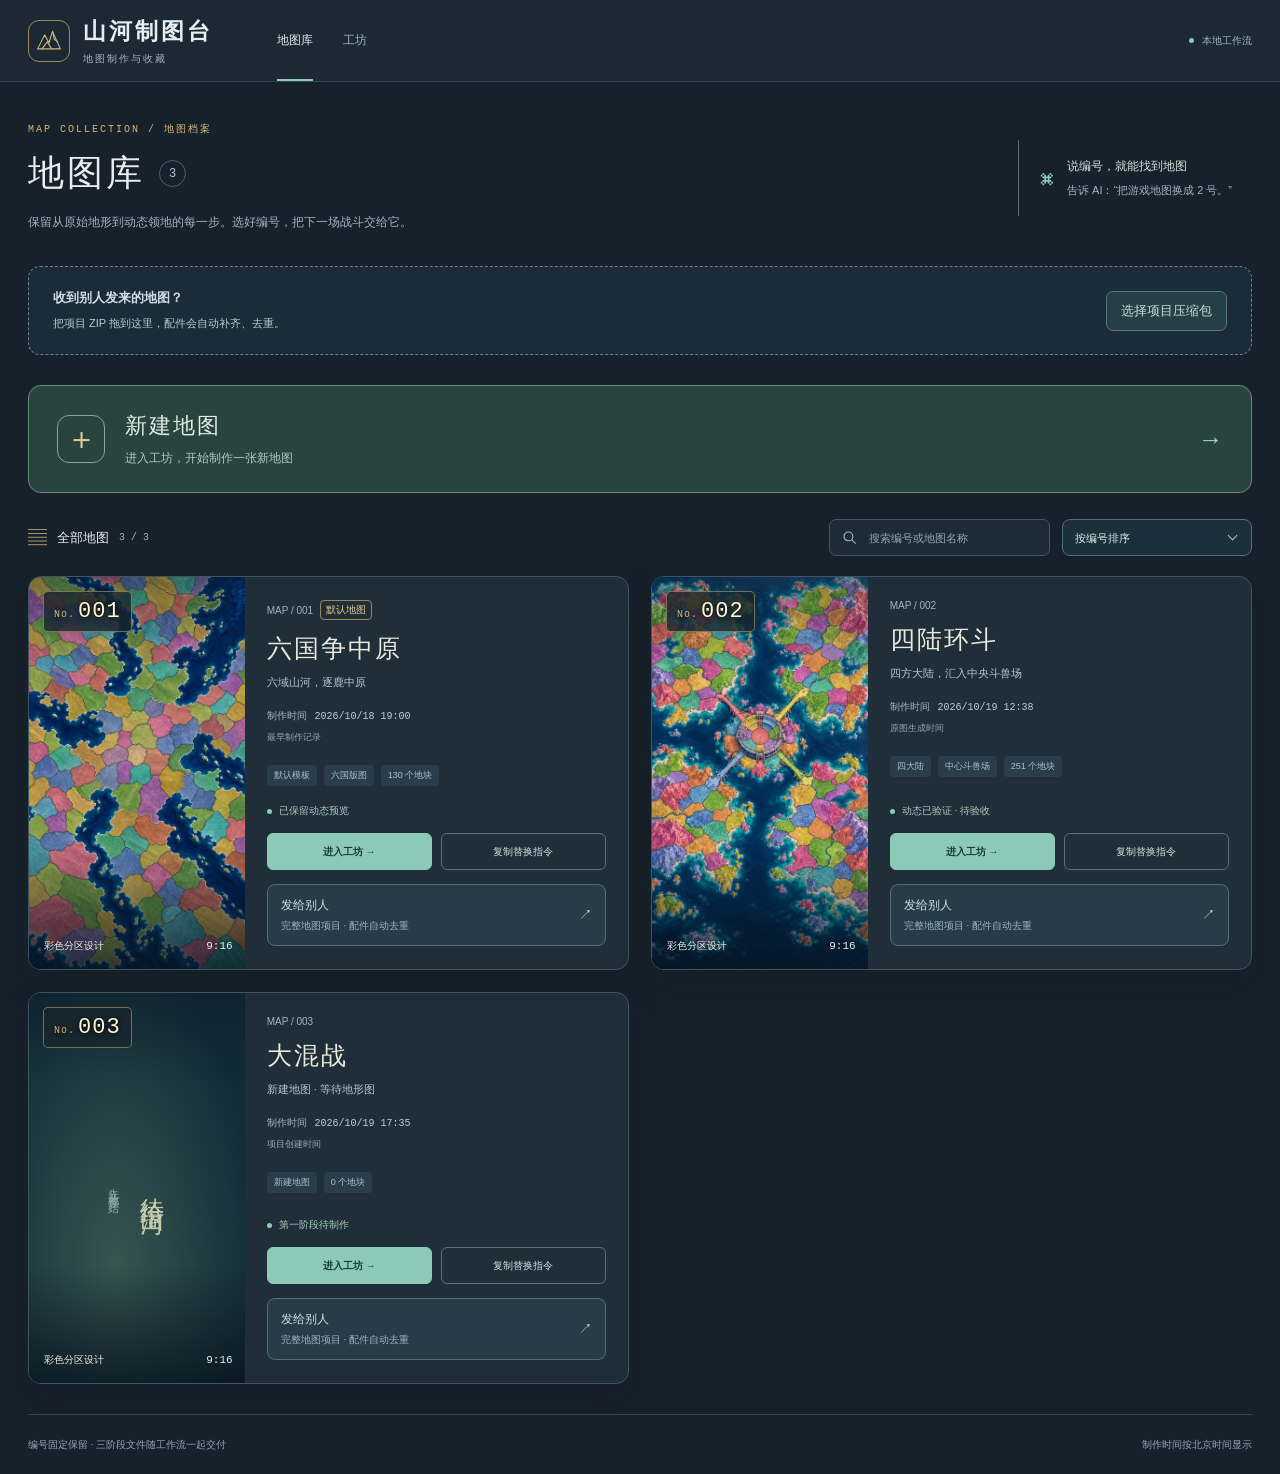
<file: index.html>
<!doctype html><html lang="zh-CN"><head><meta charset="utf-8"><meta name="viewport" content="width=device-width,initial-scale=1"><meta name="theme-color" content="#18242e"><title>地图库 · 山河制图台</title><link rel="stylesheet" href="library.css?v=1"><link rel="stylesheet" href="components/project-actions.css?v=1"><link rel="stylesheet" href="components/select.css?v=1"></head><body>
<header class="topbar"><a class="brand" href="./"><span class="brand-mark" aria-hidden="true"><svg viewBox="0 0 32 32"><path d="M3 25 11 9l5 9 4-13 9 20H3Z"/><path d="m8 25 6-8 5 8M20 5l2 9 4 3"/></svg></span><span><strong>山河制图台</strong><small>地图制作与收藏</small></span></a><nav aria-label="主导航"><a href="./" aria-current="page">地图库</a><a href="workshop/" id="resume-workshop">工坊</a></nav><span class="local-status"><i></i>本地工作流</span></header>
<main><section class="intro"><div><p class="eyebrow">MAP COLLECTION / 地图档案</p><h1>地图库<span id="map-count">—</span></h1><p class="intro-copy">保留从原始地形到动态领地的每一步。选好编号，把下一场战斗交给它。</p></div><div class="command-hint"><span class="hint-icon" aria-hidden="true">⌘</span><div><strong>说编号，就能找到地图</strong><p>告诉 AI：“把游戏地图换成 2 号。”</p></div></div></section>
<section class="library-start" aria-label="导入地图项目"><div class="project-dropzone" id="project-dropzone"><div><strong>收到别人发来的地图？</strong><p>把项目 ZIP 拖到这里，配件会自动补齐、去重。</p></div><button data-import-project>选择项目压缩包</button></div></section><section class="new-map-entry"><a href="workshop/?new=1"><span class="new-map-plus" aria-hidden="true">＋</span><span><strong>新建地图</strong><small>进入工坊，开始制作一张新地图</small></span><span class="new-map-arrow" aria-hidden="true">→</span></a></section><section class="collection" aria-label="已保存的地图"><div class="collection-tools"><div class="collection-label"><span class="shelf-symbol" aria-hidden="true">▤</span><h2>全部地图</h2><span id="result-count"></span></div><div class="filters"><label class="search"><svg viewBox="0 0 20 20" aria-hidden="true"><circle cx="8" cy="8" r="5.5"/><path d="m12 12 5 5"/></svg><input id="search" type="search" placeholder="搜索编号或地图名称" aria-label="搜索编号或地图名称"></label><select id="sort" aria-label="地图排序"><option value="id">按编号排序</option><option value="newest">制作时间 · 最新优先</option><option value="oldest">制作时间 · 最早优先</option></select></div></div><div id="map-grid" class="map-grid" aria-live="polite"><p class="loading">正在打开地图档案…</p></div><div id="empty" hidden><h3>没有找到这张地图</h3><p>试试地图名称，或直接输入编号。</p><button id="clear-search">显示全部地图</button></div></section>
<footer class="library-footer"><span>编号固定保留 · 三阶段文件随工作流一起交付</span><span>制作时间按北京时间显示</span></footer></main>
<div id="toast" role="status" hidden></div><dialog id="copy-dialog"><form method="dialog"><button class="dialog-close" aria-label="关闭">×</button></form><h2>复制这段话，发给 AI</h2><textarea id="copy-text" readonly aria-label="地图替换指令"></textarea><p>这会指定完整地图及配套数据。当前游戏不会在此页面自动切换。</p></dialog><script type="module" src="library.mjs?v=4"></script></body></html>
</file>
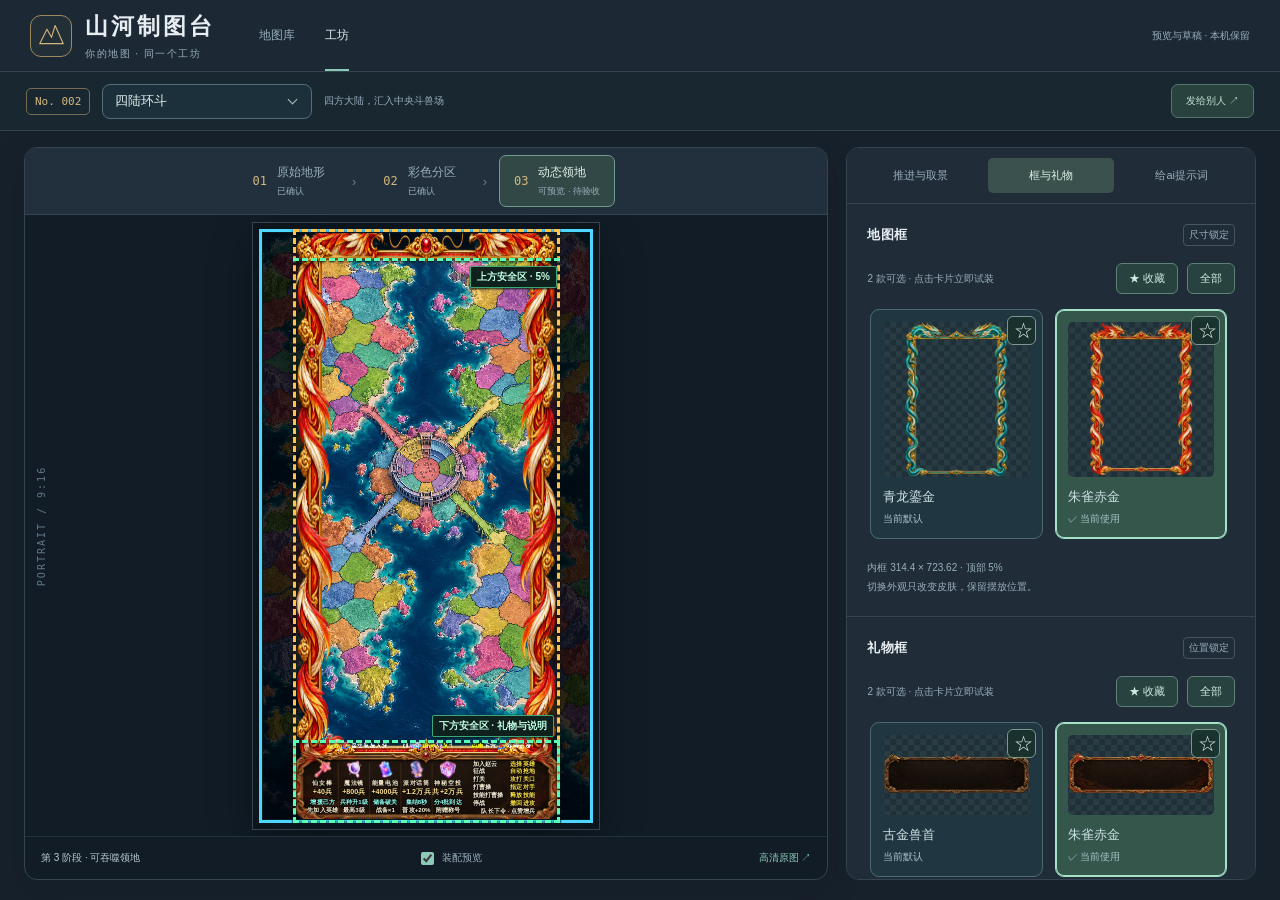
<file: ui/index.html>
<!doctype html><html lang="zh-CN"><head><meta charset="utf-8"><title>正在打开工坊</title></head><body><p>正在打开统一工坊…</p><a href="../workshop/?map=2&panel=appearance">进入工坊</a><script>const q=new URLSearchParams(location.search);const target=new URL('../workshop/',location.href);target.search=new URLSearchParams({map:q.get('map')||'2',stage:q.get('stage')||'live',panel:'appearance'});location.replace(target);</script></body></html>
</file>
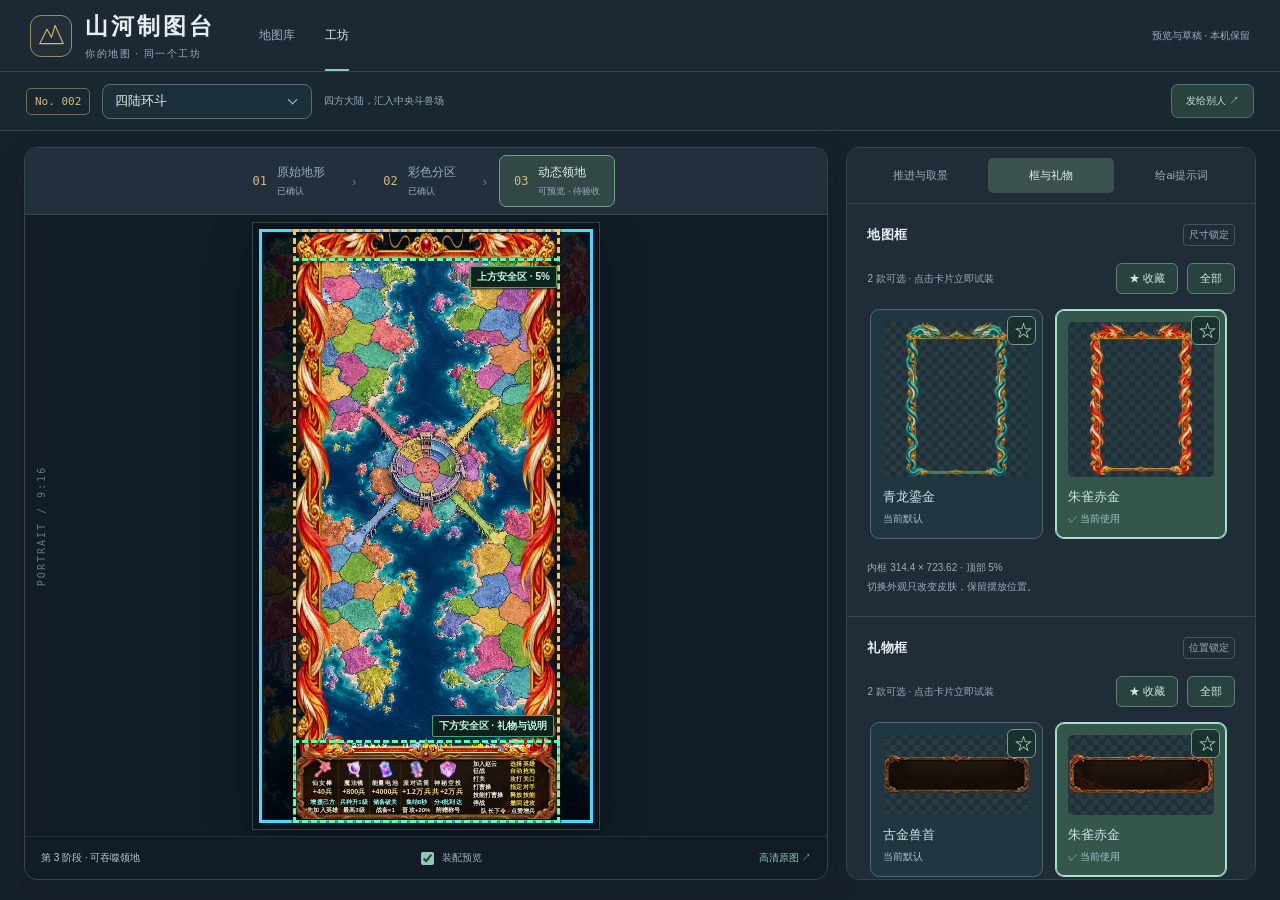
<file: workshop/index.html>
<!doctype html><html lang="zh-CN"><head><meta charset="utf-8"><meta name="viewport" content="width=device-width,initial-scale=1"><title>工坊 · 山河制图台</title><link rel="stylesheet" href="../templates/six-realms/workbench.css?v=1"><link rel="stylesheet" href="../ui/studio.css?v=1"><link rel="stylesheet" href="workshop.css?v=4"><link rel="stylesheet" href="../components/project-actions.css?v=1"><link rel="stylesheet" href="../components/select.css?v=1"><link rel="stylesheet" href="../ui/frame-picker.css?v=2"></head><body>
<header class="app-header"><a class="brand" href="../"><span class="brand-mark" aria-hidden="true"><svg viewBox="0 0 32 32"><path d="M3 25 11 9l5 9 4-13 9 20H3Z"/></svg></span><span><strong>山河制图台</strong><small>你的地图 · 同一个工坊</small></span></a><nav class="main-nav" aria-label="主导航"><a href="../">地图库</a><a href="./" id="workshop-nav" aria-current="page">工坊</a></nav><span class="session-note">预览与草稿 · 本机保留</span></header>
<div class="context-bar"><div class="map-identity"><span id="map-number">—</span><select id="map-picker" aria-label="当前地图"></select><span id="map-status"></span></div><div class="project-tools"><button id="package-link">发给别人 ↗</button></div></div>
<main class="workspace unified"><section class="viewport-panel"><nav class="stage-path" aria-label="地图制作阶段"><button data-mode="base" aria-pressed="false"><i>01</i><span>原始地形<small id="state-base"></small></span></button><span class="step-arrow">›</span><button data-mode="target" aria-pressed="false"><i>02</i><span>彩色分区<small id="state-target"></small></span></button><span class="step-arrow">›</span><button data-mode="live" aria-pressed="true"><i>03</i><span>动态领地<small id="state-live"></small></span></button></nav>
<div class="map-area"><span class="axis-note">PORTRAIT / 9:16</span><div class="map"><canvas id="map" aria-label="地图画布"></canvas><img id="region-overlay" alt="地块识别图" hidden><canvas id="units" aria-label="点击相邻地块进攻"></canvas><canvas id="ui-presentation" aria-label="框与礼物试装"></canvas><div id="template-source" class="template-guide"></div><div id="template-audience" class="template-guide"></div><div id="template-safe" class="template-guide"><div id="template-top"><span>上方安全区 · 5%</span></div><div id="template-gift"><span>下方安全区 · 礼物与说明</span></div></div></div><div id="empty-project" hidden><h2>等待第一张地形图</h2><p>填写右侧要求，让 Codex 开始制作。生成的原图会放在这里。</p></div><div id="loading" role="status">正在打开地图…</div></div>
<footer class="canvas-footer"><span id="modeLabel">正在载入</span><label><input id="ui-visible" type="checkbox">装配预览</label><a class="original-link" target="_blank" rel="noopener">高清原图 ↗</a></footer></section>
<aside class="inspector"><nav class="inspector-tabs" aria-label="工坊工具"><button data-panel="map" aria-pressed="true">推进与取景</button><button data-panel="appearance" aria-pressed="false">框与礼物</button><button data-panel="feedback" aria-pressed="false">给ai提示词</button></nav>
<div id="panel-map"><section class="panel-section" id="new-map-panel" hidden><div class="section-heading"><h2>新建地图</h2><span class="tiny-tag">第一阶段</span></div><p class="section-description">先写下地图要求，创建后把制作指令发给 Codex。地形、分区、动态地图依次确认。</p><form id="new-map-form"><label class="field-label" for="new-map-name">地图名称</label><input id="new-map-name" name="name" required maxlength="60" placeholder="给这张地图起个名字"><label class="field-label" for="new-map-brief">地图要求</label><textarea id="new-map-brief" name="brief" required placeholder="例如：周围4块大陆，中间一个斗兽场；大陆之间用海域隔开，各自连接中心。"></textarea><p class="dimension">默认 9:16 · 等比显示 · 三阶段逐一确认</p><button class="primary" type="submit">创建地图</button><p id="new-map-result" class="dimension" role="status"></p></form></section><section class="panel-section" id="battle-panel"><div class="section-heading"><h2>推进演示</h2><span class="duration">20 <small>秒 / 无人防守</small></span></div><p id="demo-hint" class="section-description">点击推进后，自动一块接一块攻占相邻领地。</p><label class="field-label" for="demo-region">演示起点</label><select id="demo-region"></select><label class="combat-toggle"><input id="combat-enabled" type="checkbox" checked><span>守军对战与回防<small>关闭后只验收无人防守的吞噬效果</small></span></label><button class="primary" id="demo" disabled>开始推进</button><div class="secondary-actions"><button id="pause" disabled>暂停</button><button id="reset" disabled>恢复原貌</button></div><div class="secondary-actions combat-actions"><button id="raid-home" disabled>模拟后方遇袭</button><button id="recall-order" disabled>主力回防</button></div><div class="combat-ledger" id="combat-ledger" aria-live="polite"></div><div class="simulation-status"><div class="status-heading"><span class="status-dot"></span>推进状态</div><div id="status" role="status">正在加载地图</div><div class="bar"><span id="progress"></span></div></div><p class="dimension">3 个不同起点。更换起点会重置演示；不能跨海或借道。切换工具不重置推进。</p><div class="quick-accept"><button id="quick-check" class="primary">快速验收这张地图</button><p id="quick-result" class="dimension" role="status">使用同一套行为引擎快速模拟3个区域，无需等待真实20秒。</p></div></section>
<section class="panel-section"><div class="section-heading"><h2>取景辅助</h2><span class="tiny-tag">独立开关</span></div><div class="guide-options"><label><input data-guide="source" type="checkbox" checked><i class="guide-swatch source"></i><span>9:16 完整来源框</span></label><label><input data-guide="audience" type="checkbox" checked><i class="guide-swatch audience"></i><span>观众范围 · 中间 80%</span></label><label><input data-guide="safe" type="checkbox" checked><i class="guide-swatch safe"></i><span>上下安全区 · 顶部 5%</span></label></div></section><section class="panel-section"><div class="section-heading"><h2>地块检查</h2></div><div id="verification-summary" class="dimension"></div><label class="debug-toggle"><input id="inspect-regions" type="checkbox">查看识别地块</label></section></div>
<div id="panel-appearance" hidden><section class="panel-section"><div class="section-heading"><h2>地图框</h2><span class="tiny-tag">尺寸锁定</span></div><div id="map-frames" class="skin-grid"></div><p class="dimension">内框 314.4 × 723.62 · 顶部 5%<br>切换外观只改变皮肤，保留摆放位置。</p></section><section class="panel-section"><div class="section-heading"><h2>礼物框</h2><span class="tiny-tag">位置锁定</span></div><div id="gift-frames" class="skin-grid gifts"></div><p class="dimension">393 × 130 · 中心距底部 52</p></section><section class="panel-section"><div class="section-heading"><h2>当前礼物</h2><span class="tiny-tag">独立素材</span></div><div id="gift-assets" class="gift-assets"></div></section><section class="panel-section"><p class="section-description">想换一种风格？在给ai提示词中描述，尺寸和位置会自动带上。</p><button class="primary" id="request-skin">描述新框风格 →</button></section></div>
<div id="panel-feedback" hidden><section class="panel-section"><div class="section-heading"><h2>整理给 Codex 的修改要求</h2><span class="tiny-tag" id="draft-status">本机草稿</span></div><p id="feedback-context" class="section-description"></p><p class="ai-explainer">这里只整理和复制文字，不连接任何 AI。粘贴回 Codex 对话后，由 Codex 执行；需要生图时使用内置生图工具。</p><label class="field-label" for="request-scope">修改对象</label><select id="request-scope"><option value="stage">当前地图阶段</option><option value="both">地图框 + 礼物框</option><option value="map">地图框</option><option value="gift">礼物框</option></select><label class="prompt-intro-option"><input id="prompt-intro" type="checkbox" checked><span>附带首次接手说明<small>首次复制自动附带；换一个 AI 时可重新勾选。</small></span></label><label class="field-label" for="feedback">你的要求</label><textarea id="feedback" placeholder="描述想保留的部分，以及需要调整的位置、配色或风格…"></textarea><button id="copy-feedback" class="primary">整理并复制要求</button><p id="feedback-result" role="status" class="dimension">会附上地图编号、当前阶段或框尺寸要求。</p><textarea id="request-output" readonly hidden aria-label="整理后的要求"></textarea></section><section class="panel-section"><h2>每一步由你确认</h2><p class="dimension">先检查当前阶段，再反馈修改或确认通过。复制要求不会生成图片，也不会自动推进下一阶段。</p></section></div>
<footer class="inspector-footer">这里只调整预览，不替换正在开发的正式游戏。</footer></aside></main><script type="module" src="workshop.mjs?v=10"></script></body></html>
</file>
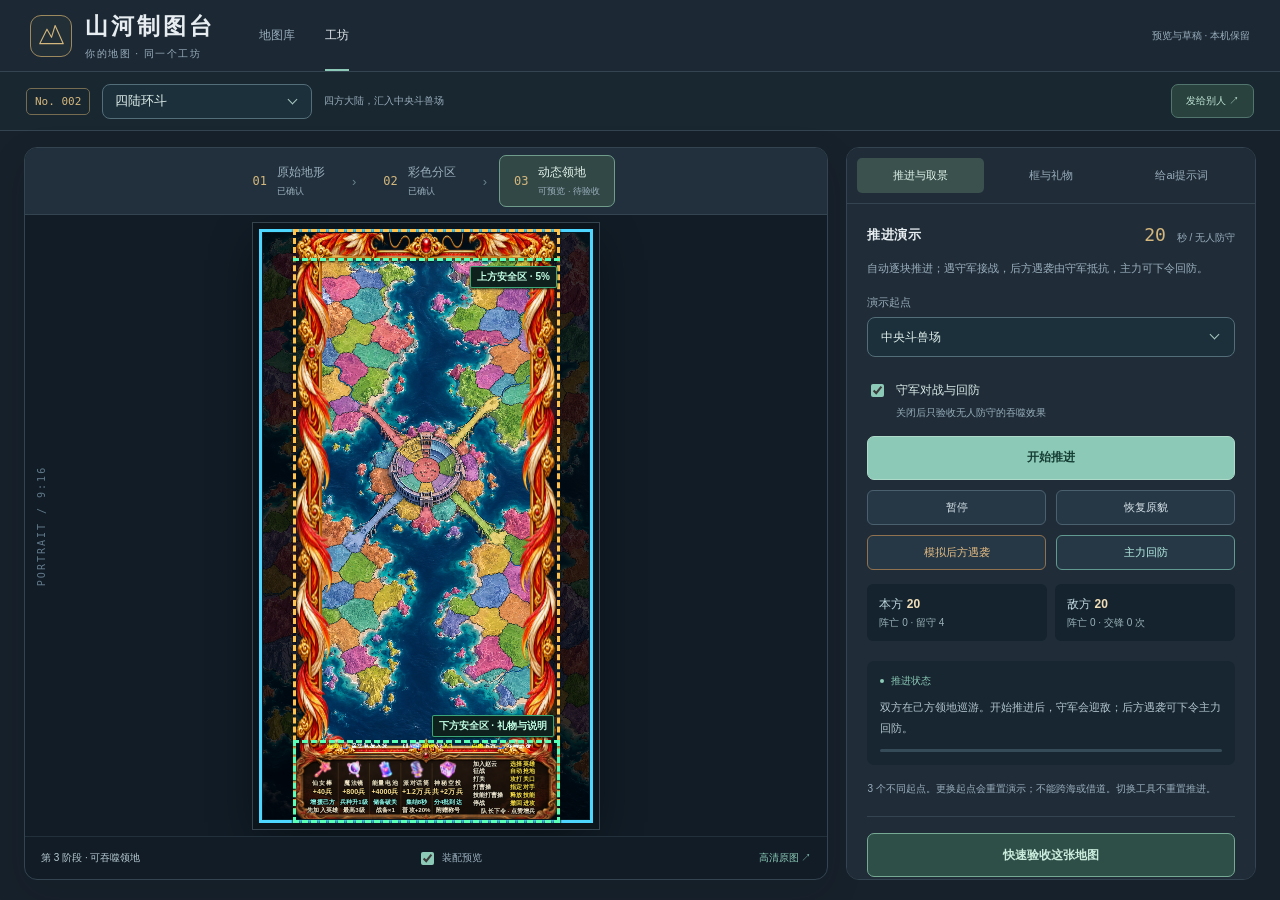
<file: projects/four-continents-arena/index.html>
<!doctype html><html lang="zh-CN"><head><meta charset="utf-8"><title>正在打开工坊</title></head><body><p>正在打开统一工坊…</p><a href="../../workshop/?map=2&panel=map">进入工坊</a><script>const q=new URLSearchParams(location.search);const target=new URL('../../workshop/',location.href);target.search=new URLSearchParams({map:q.get('map')||'2',stage:q.get('stage')||'live',panel:'map'});location.replace(target);</script></body></html>
</file>
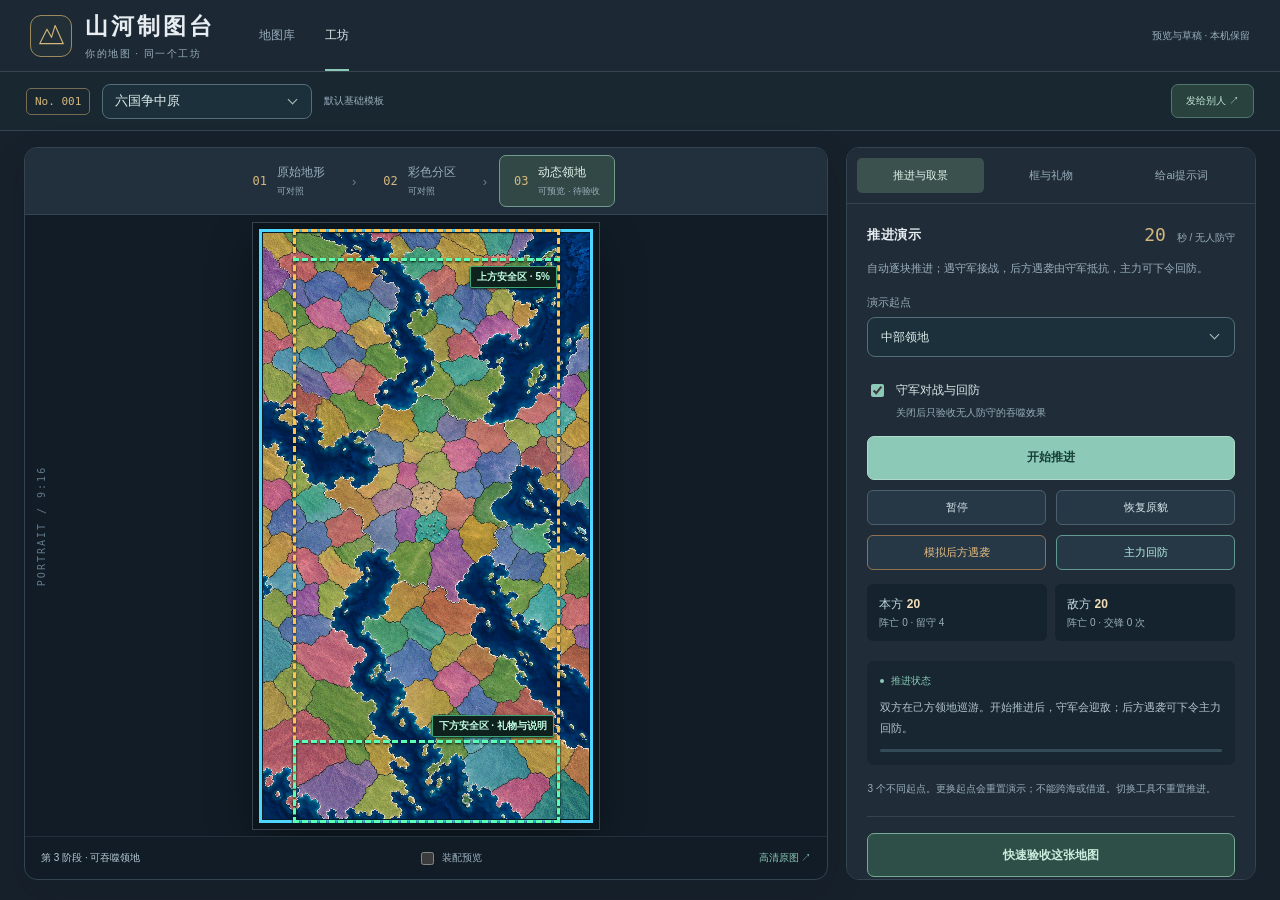
<file: templates/six-realms/index.html>
<!doctype html><html lang="zh-CN"><head><meta charset="utf-8"><title>正在打开工坊</title></head><body><p>正在打开统一工坊…</p><a href="../../workshop/?map=1&panel=map">进入工坊</a><script>const q=new URLSearchParams(location.search);const target=new URL('../../workshop/',location.href);target.search=new URLSearchParams({map:q.get('map')||'1',stage:q.get('stage')||'live',panel:'map'});location.replace(target);</script></body></html>
</file>
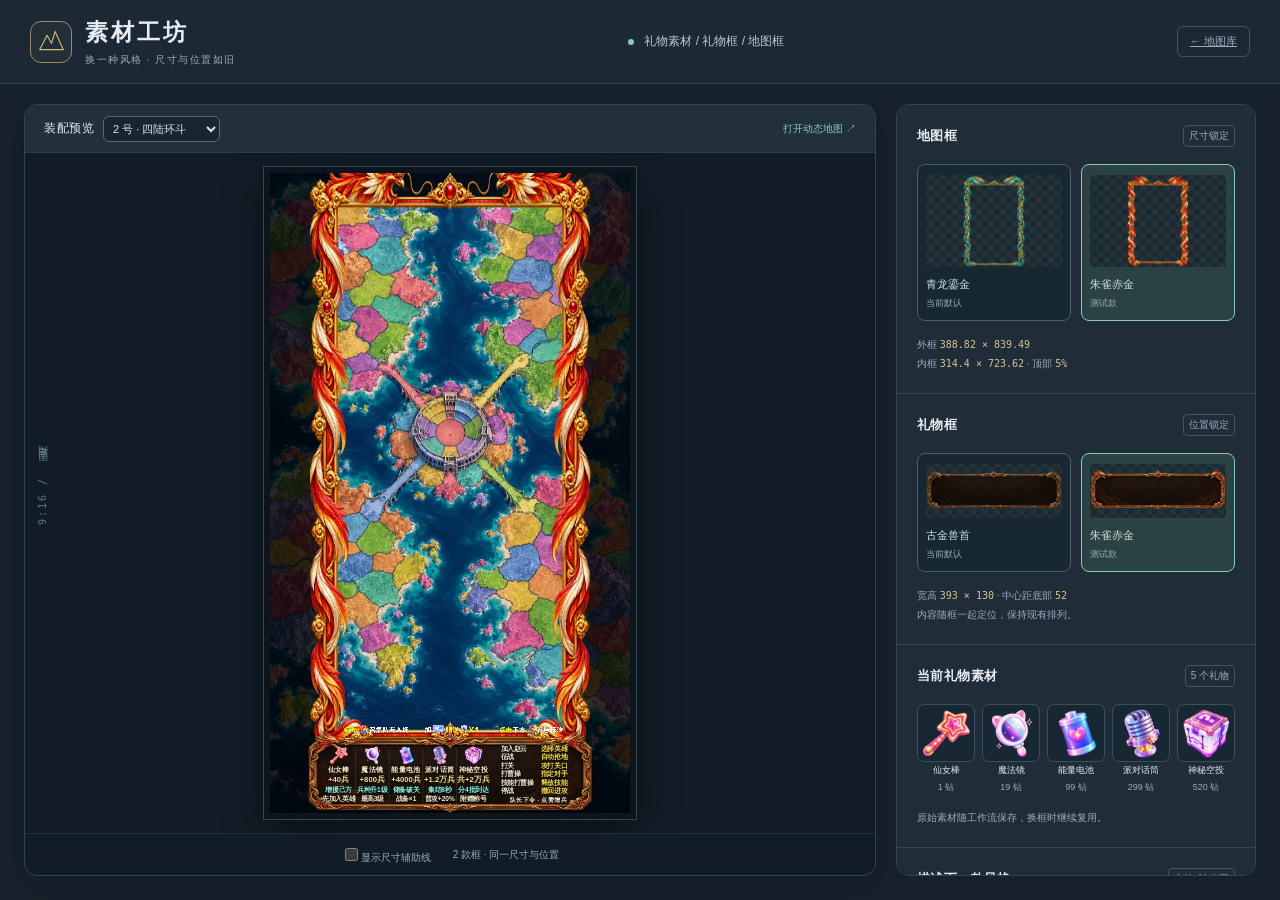
<file: ui/standalone.html>
<!doctype html><html lang="zh-CN"><head><meta charset="utf-8"><meta name="viewport" content="width=device-width,initial-scale=1"><title>素材工坊 · 山河制图台</title><link rel="stylesheet" href="../templates/six-realms/workbench.css?v=1"><link rel="stylesheet" href="studio.css?v=1"></head><body>
<header class="app-header"><a class="brand" href="../"><span class="brand-mark" aria-hidden="true"><svg viewBox="0 0 32 32"><path d="M3 25 11 9l5 9 4-13 9 20H3Z"/></svg></span><span><strong>素材工坊</strong><small>换一种风格 · 尺寸与位置如旧</small></span></a><div class="header-note"><span class="status-dot"></span>礼物素材 / 礼物框 / 地图框</div><a class="project-tag" href="../">← 地图库</a></header>
<main class="workspace studio"><section class="viewport-panel"><header class="viewport-toolbar"><div class="canvas-heading"><h1>装配预览</h1><select id="map-choice" aria-label="预览地图"></select></div><a id="open-map" class="open-map" href="../projects/four-continents-arena/">打开动态地图 ↗</a></header><div class="map-area"><span class="axis-note">9:16 / 固定布局</span><div class="map"><img id="preview-map" alt="选定地图"><canvas id="ui-preview" aria-label="地图框和礼物框装配"></canvas><div id="slot-guides" hidden><div id="map-slot"><span>地图内框</span></div><div id="gift-slot"><span>礼物框</span></div></div></div></div><footer class="canvas-footer"><label><input id="show-measure" type="checkbox">显示尺寸辅助线</label><span id="preview-status" role="status">正在装配素材…</span></footer></section>
<aside class="inspector"><section class="panel-section"><div class="section-heading"><h2>地图框</h2><span class="tiny-tag">尺寸锁定</span></div><div id="map-frames" class="skin-grid"></div><p class="dimension">外框 <b>388.82 × 839.49</b><br>内框 <b>314.4 × 723.62</b> · 顶部 <b>5%</b></p></section>
<section class="panel-section"><div class="section-heading"><h2>礼物框</h2><span class="tiny-tag">位置锁定</span></div><div id="gift-frames" class="skin-grid gifts"></div><p class="dimension">宽高 <b>393 × 130</b> · 中心距底部 <b>52</b><br>内容随框一起定位，保持现有排列。</p></section>
<section class="panel-section"><div class="section-heading"><h2>当前礼物素材</h2><span class="tiny-tag">5 个礼物</span></div><div id="gift-assets" class="gift-assets"></div><p class="dimension">原始素材随工作流保存，换框时继续复用。</p></section>
<section class="panel-section"><div class="section-heading"><h2>描述下一款风格</h2><span class="tiny-tag">交给 AI 生图</span></div><label for="frame-kind" class="field-label">替换对象</label><select id="frame-kind"><option value="both">地图框 + 礼物框</option><option value="gift">仅礼物框</option><option value="map">仅地图框</option></select><label for="style-request" class="field-label">你想要的样子</label><textarea id="style-request" placeholder="例如：白虎银甲风格，冷银色雕刻，少一点宝石装饰"></textarea><button id="copy-request" class="primary">复制生图要求给 AI</button><textarea id="request-output" readonly hidden aria-label="已整理的生图要求"></textarea><p id="copy-status" class="dimension" role="status">默认继承当前尺寸与位置，不需要重新描述。</p></section>
<footer class="inspector-footer">逻辑尺寸以当前直播布局为准，预览等比例缩放。<br>这里试装外观，不切换正式游戏。</footer></aside></main><script type="module" src="studio.mjs?v=1"></script></body></html>
</file>
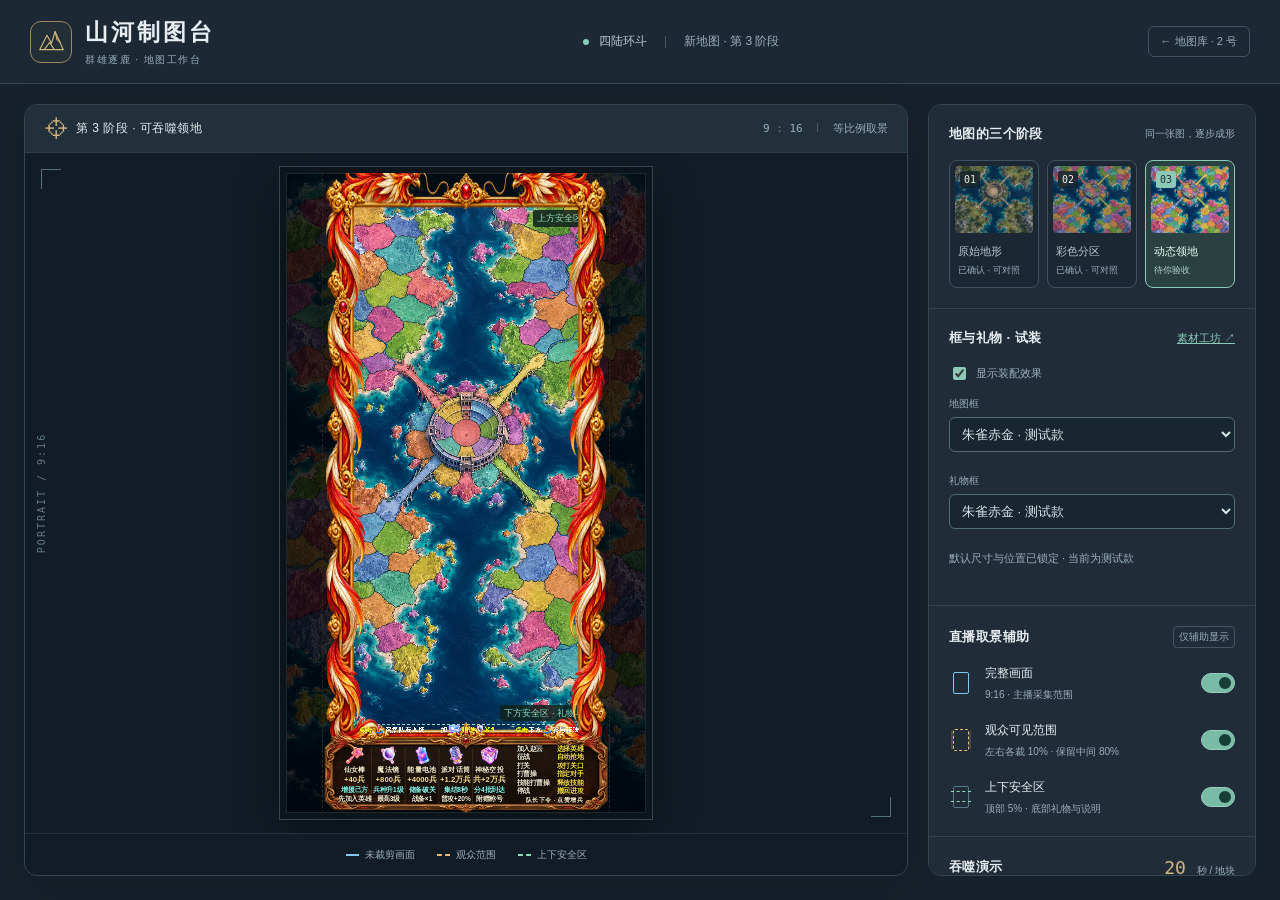
<file: projects/four-continents-arena/standalone.html>
<!doctype html>
<html lang="zh-CN">
<head><meta charset="utf-8"><meta name="viewport" content="width=device-width,initial-scale=1"><meta name="theme-color" content="#18242e"><title>四陆环斗 · 第 3 阶段 · 动态领地</title><link rel="stylesheet" href="../../templates/six-realms/workbench.css?v=1"><style>
.map img{position:absolute;inset:0;width:100%;height:100%;object-fit:cover}.terrain{background-image:url('terrain-v1.png')}.colored{background-image:url('colored-v2.png')}.locked-thumb{display:grid;place-items:center;background:repeating-linear-gradient(135deg,#243743 0 5px,#293c48 5px 6px);font-size:10px;color:#b4c2ca}.stage-tabs button:disabled{opacity:.7}.review-section h3{font-family:STZhongsong,SimSun,serif;font-size:24px;font-weight:400;letter-spacing:3px;margin:0 0 13px;color:var(--gold)}.review-points{list-style:none;padding:0;margin:14px 0 20px;color:#bacbd3;font-size:11px;line-height:2.2}.review-points li:before{content:'·';color:var(--jade);margin-right:8px}.original-link{text-decoration:none}.review-copy{font-size:11px;line-height:1.9;color:#bacbd3;margin:9px 0 0}.project-tag{text-decoration:none}
.quality-review{margin-top:18px;padding:12px;border:1px solid #465c65;border-radius:6px;color:#b7ccd5;font-size:11px;line-height:1.8}.quality-review summary{cursor:pointer;color:var(--jade)}.quality-review ul{padding-left:16px}.quality-review p{font-size:10px;color:var(--muted)}
.example-label{display:block;color:var(--muted);font-size:10px;margin-bottom:6px}#demo-region{display:block;width:100%;background:#172630;color:#d6e7e8;border:1px solid #536d77;border-radius:6px;padding:10px;font:inherit;margin-bottom:12px}#verification-summary{line-height:1.9;white-space:pre-line}
#region-overlay{position:absolute;inset:0;z-index:1;opacity:.72;pointer-events:none;width:100%;height:100%;object-fit:cover}.map #units{z-index:2}.debug-toggle{font-size:11px;color:var(--muted);display:flex;align-items:center;gap:7px;margin-top:12px}.debug-toggle input{accent-color:var(--jade)}
</style></head>
<body>
<header class="app-header">
  <a class="brand" href="../../" aria-label="山河制图台地图库"><span class="brand-mark" aria-hidden="true"><svg viewBox="0 0 32 32"><path d="M3 25 11 9l5 9 4-13 9 20H3Z"/><path d="m8 25 6-8 5 8M20 5l2 9 4 3"/></svg></span><span><strong>山河制图台</strong><small>群雄逐鹿 · 地图工作台</small></span></a>
  <div class="header-note"><span class="status-dot"></span>四陆环斗<span class="header-divider"></span><span>新地图 · 第 3 阶段</span></div>
  <a class="project-tag" href="../../">← 地图库 · 2 号</a>
</header>
<main class="workspace">
  <section class="viewport-panel" aria-label="地图画布">
    <header class="viewport-toolbar"><div class="canvas-heading"><span class="canvas-symbol" aria-hidden="true">⌖</span><h1 id="modeLabel">第 3 阶段 · 可吞噬领地</h1></div><span class="ratio-badge">9 <span>:</span> 16 <i></i> 等比例取景</span></header>
    <div class="map-area">
      <span class="axis-note" aria-hidden="true">PORTRAIT / 9:16</span>
      <div class="map"><canvas id="map" aria-label="可变色领地地图"></canvas><img id="region-overlay" src="debug-regions.png" alt="区域ID诊断图，不代表领地原始配色" hidden><canvas id="units" aria-label="点击出兵地块，再点击相邻目标"></canvas><div id="template-source" class="template-guide"></div><div id="template-audience" class="template-guide"></div><div id="template-safe" class="template-guide"><div id="template-top"><span>上方安全区 · 5%</span></div><div id="template-gift"><span>下方安全区 · 礼物与说明</span></div></div></div>
      <span class="canvas-corner corner-tl" aria-hidden="true"></span><span class="canvas-corner corner-br" aria-hidden="true"></span>
    </div>
    <footer class="canvas-footer"><span><i class="legend-line source"></i>未裁剪画面</span><span><i class="legend-line audience"></i>观众范围</span><span><i class="legend-line safe"></i>上下安全区</span></footer>
  </section>
  <aside class="inspector" aria-label="地图操作面板">
    <section class="panel-section stages-section"><div class="section-heading"><h2>地图的三个阶段</h2><span>同一张图，逐步成形</span></div>
      <nav class="stage-tabs" aria-label="地图阶段">
        <button data-mode="base" aria-pressed="false"><span class="stage-thumb terrain"></span><span class="stage-number">01</span><b>原始地形</b><small>已确认 · 可对照</small></button>
        <button data-mode="target" aria-pressed="false"><span class="stage-thumb colored"></span><span class="stage-number">02</span><b>彩色分区</b><small>已确认 · 可对照</small></button>
        <button data-mode="live" aria-pressed="true" aria-current="step"><span class="stage-thumb colored"></span><span class="stage-number">03</span><b>动态领地</b><small>待你验收</small></button>
      </nav>
    </section>
    <section class="panel-section guides-section"><div class="section-heading"><h2>直播取景辅助</h2><span class="tiny-tag">仅辅助显示</span></div>
      <div class="template-switches">
        <label><span class="guide-icon source-icon" aria-hidden="true"></span><span class="switch-copy"><b>完整画面</b><small>9:16 · 主播采集范围</small></span><input type="checkbox" data-guide="source" checked aria-label="9:16 未裁剪画面"><span class="switch" aria-hidden="true"></span></label>
        <label><span class="guide-icon audience-icon" aria-hidden="true"></span><span class="switch-copy"><b>观众可见范围</b><small>左右各裁 10% · 保留中间 80%</small></span><input type="checkbox" data-guide="audience" checked aria-label="观众可见范围"><span class="switch" aria-hidden="true"></span></label>
        <label><span class="guide-icon safe-icon" aria-hidden="true"></span><span class="switch-copy"><b>上下安全区</b><small>顶部 5% · 底部礼物与说明</small></span><input type="checkbox" data-guide="safe" checked aria-label="上下安全区"><span class="switch" aria-hidden="true"></span></label>
      </div>
    </section>
    <section class="panel-section demo-section">
      <div class="section-heading"><h2>吞噬演示</h2><span class="duration">20 <small>秒 / 地块</small></span></div>
      <p class="section-description">先选出兵地块，再点相邻目标。小兵接触边界后才逐步变色。</p>
      <label class="example-label" for="demo-region">演示位置</label><select id="demo-region" aria-label="演示位置"></select>
      <button class="primary" id="demo" disabled>播放 20 秒推进</button>
      <div class="secondary-actions"><button id="pause" disabled>暂停</button><button id="reset" disabled>恢复原貌</button></div>
      <div class="simulation-status"><div class="status-heading"><span class="status-dot"></span>推进状态</div><div id="status" role="status">正在加载地块数据…</div><div class="bar"><span id="progress"></span></div></div>
      <p class="section-description" style="margin-top:14px">切换到原图或彩色设计会暂停当前推进；返回动态领地后可继续。</p>
      <a class="original-link" href="colored-v2.png" target="_blank" rel="noopener">查看已确认高清设计 ↗</a>
    </section>
    <section class="panel-section"><div class="section-heading"><h2>第三阶段检查</h2><span class="tiny-tag">数据与行为</span></div><div id="verification-summary" class="section-description">正在读取检查结果…</div><label class="debug-toggle"><input id="inspect-regions" type="checkbox"> 查看地块识别结果</label></section>
    <footer class="inspector-footer">此处验证地块与吞噬表现<br>尚未接入正式游戏的英雄与战损规则</footer>
  </aside>
</main>
<script type="module" src="guides.mjs?v=2"></script><script type="module">import('./app.mjs?v=4').catch(error=>{document.getElementById('status').textContent='地图数据加载失败，请刷新重试：'+error.message;});</script>
<script type="module" src="../../ui/overlay.mjs?v=1"></script></body></html>
</file>
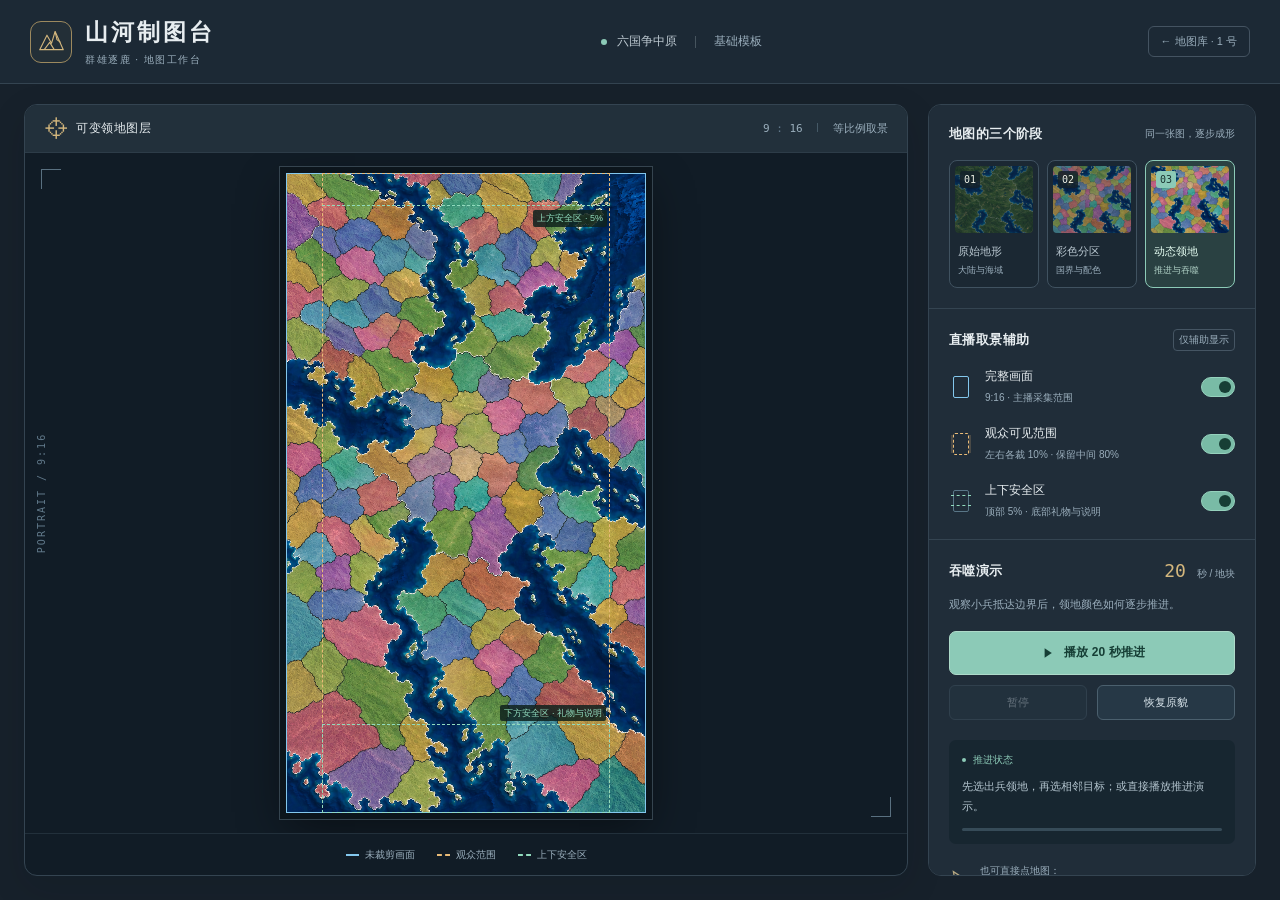
<file: templates/six-realms/standalone.html>
<!doctype html>
<html lang="zh-CN">
<head><meta charset="utf-8"><meta name="viewport" content="width=device-width,initial-scale=1"><meta name="theme-color" content="#18242e"><title>山河制图台 · 群雄逐鹿</title><link rel="stylesheet" href="workbench.css?v=1"></head>
<body>
<header class="app-header">
  <a class="brand" href="../../" aria-label="山河制图台地图库"><span class="brand-mark" aria-hidden="true"><svg viewBox="0 0 32 32"><path d="M3 25 11 9l5 9 4-13 9 20H3Z"/><path d="m8 25 6-8 5 8M20 5l2 9 4 3"/></svg></span><span><strong>山河制图台</strong><small>群雄逐鹿 · 地图工作台</small></span></a>
  <div class="header-note"><span class="status-dot"></span>六国争中原<span class="header-divider"></span><span>基础模板</span></div>
  <a class="project-tag" href="../../" style="text-decoration:none">← 地图库 · 1 号</a>
</header>
<main class="workspace">
  <section class="viewport-panel" aria-label="地图画布">
    <header class="viewport-toolbar"><div class="canvas-heading"><span class="canvas-symbol" aria-hidden="true">⌖</span><h1 id="modeLabel">可变领地图层</h1></div><span class="ratio-badge">9 <span>:</span> 16 <i></i> 等比例取景</span></header>
    <div class="map-area">
      <span class="axis-note" aria-hidden="true">PORTRAIT / 9:16</span>
      <div class="map"><canvas id="map" aria-label="地图地形与领地颜色"></canvas><canvas id="units" aria-label="点击相邻地块发起进攻"></canvas><div id="template-source" class="template-guide"></div><div id="template-audience" class="template-guide"></div><div id="template-safe" class="template-guide"><div id="template-top"><span>上方安全区 · 5%</span></div><div id="template-gift"><span>下方安全区 · 礼物与说明</span></div></div></div>
      <span class="canvas-corner corner-tl" aria-hidden="true"></span><span class="canvas-corner corner-br" aria-hidden="true"></span>
    </div>
    <footer class="canvas-footer"><span><i class="legend-line source"></i>未裁剪画面</span><span><i class="legend-line audience"></i>观众范围</span><span><i class="legend-line safe"></i>上下安全区</span></footer>
  </section>
  <aside class="inspector" aria-label="地图操作面板">
    <section class="panel-section stages-section"><div class="section-heading"><h2>地图的三个阶段</h2><span>同一张图，逐步成形</span></div>
      <nav class="stage-tabs" aria-label="地图阶段">
        <button data-mode="base" aria-pressed="false"><span class="stage-thumb terrain"></span><span class="stage-number">01</span><b>原始地形</b><small>大陆与海域</small></button>
        <button data-mode="target" aria-pressed="false"><span class="stage-thumb colored"></span><span class="stage-number">02</span><b>彩色分区</b><small>国界与配色</small></button>
        <button data-mode="live" aria-pressed="true"><span class="stage-thumb dynamic"></span><span class="stage-number">03</span><b>动态领地</b><small>推进与吞噬</small></button>
      </nav>
    </section>
    <section class="panel-section guides-section"><div class="section-heading"><h2>直播取景辅助</h2><span class="tiny-tag">仅辅助显示</span></div>
      <div class="template-switches">
        <label><span class="guide-icon source-icon" aria-hidden="true"></span><span class="switch-copy"><b>完整画面</b><small>9:16 · 主播采集范围</small></span><input type="checkbox" data-guide="source" checked aria-label="9:16 未裁剪画面"><span class="switch" aria-hidden="true"></span></label>
        <label><span class="guide-icon audience-icon" aria-hidden="true"></span><span class="switch-copy"><b>观众可见范围</b><small>左右各裁 10% · 保留中间 80%</small></span><input type="checkbox" data-guide="audience" checked aria-label="观众可见范围"><span class="switch" aria-hidden="true"></span></label>
        <label><span class="guide-icon safe-icon" aria-hidden="true"></span><span class="switch-copy"><b>上下安全区</b><small>顶部 5% · 底部礼物与说明</small></span><input type="checkbox" data-guide="safe" checked aria-label="上下安全区"><span class="switch" aria-hidden="true"></span></label>
      </div>
    </section>
    <section class="panel-section demo-section"><div class="section-heading"><h2>吞噬演示</h2><span class="duration">20 <small>秒 / 地块</small></span></div>
      <p class="section-description">观察小兵抵达边界后，领地颜色如何逐步推进。</p>
      <button class="primary" id="demo" disabled><svg viewBox="0 0 20 20" aria-hidden="true"><path d="m7 4 9 6-9 6Z"/></svg>播放 20 秒推进</button>
      <div class="secondary-actions"><button id="pause" disabled>暂停</button><button id="reset" disabled>恢复原貌</button></div>
      <div class="simulation-status"><div class="status-heading"><span class="status-dot"></span>推进状态</div><div id="status" role="status">正在载入底图与领地数据…</div><div class="bar"><span id="progress"></span></div></div>
      <div class="map-tip"><svg viewBox="0 0 24 24" aria-hidden="true"><path d="m5 3 3 17 4-6 7-2L5 3Z"/></svg><p>也可直接点地图：<br><strong>选择出兵领地 → 选择相邻目标</strong></p></div>
    </section>
    <footer class="inspector-footer">当前为地图图层演示<br>暂不包含英雄、战损与礼物结算</footer>
  </aside>
</main>
<script type="module" src="app.mjs?v=4"></script><script type="module" src="guides.mjs"></script>
</body></html>
</file>
<file: library.css>
:root{color-scheme:dark;--bg:#17212b;--panel:#202e39;--line:#354752;--ink:#e7edf0;--muted:#a2b3bf;--gold:#d4b77d;--jade:#8ccab7;font-family:"Microsoft YaHei UI","Microsoft YaHei",sans-serif}*{box-sizing:border-box}body{margin:0;background:var(--bg);color:var(--ink);font-size:13px}a{color:inherit;text-decoration:none}button,input,select,textarea{font:inherit}button,a,select{ -webkit-tap-highlight-color:transparent}button{cursor:pointer}button:focus-visible,a:focus-visible,input:focus-visible,select:focus-visible,textarea:focus-visible{outline:2px solid var(--jade);outline-offset:4px}[hidden]{display:none!important}.topbar{height:82px;display:flex;align-items:center;gap:64px;padding:0 max(28px,calc((100vw - 1440px)/2));background:#1c2935;border-bottom:1px solid var(--line)}.brand{display:flex;align-items:center;gap:13px;flex:none}.brand-mark{display:grid;place-items:center;width:42px;height:42px;border:1px solid #9c895e;border-radius:11px}.brand-mark svg{width:28px;fill:none;stroke:var(--gold);stroke-width:1.2;stroke-linejoin:round}.brand strong{font-family:STZhongsong,SimSun,serif;font-size:23px;letter-spacing:3px;font-weight:600}.brand small{display:block;font-size:10px;letter-spacing:2px;margin-top:5px;color:var(--muted)}.topbar nav{align-self:stretch;display:flex;gap:30px;align-items:stretch}.topbar nav a{display:flex;align-items:center;position:relative;font-size:12px;color:var(--muted)}.topbar nav a[aria-current]{color:var(--ink)}.topbar nav a[aria-current]:after{content:'';height:2px;background:var(--jade);position:absolute;bottom:0;left:0;right:0}.local-status{margin-left:auto;color:var(--muted);font-size:10px;display:flex;align-items:center;gap:8px;white-space:nowrap}.local-status i{width:5px;height:5px;background:var(--jade);border-radius:50%}main{max-width:1440px;padding:40px 28px 0;margin:auto}.intro{display:flex;justify-content:space-between;align-items:center;gap:28px;margin-bottom:32px}.eyebrow{font:10px Consolas,"Microsoft YaHei",monospace;letter-spacing:2px;color:var(--gold);margin:0 0 13px}h1{font-family:STZhongsong,SimSun,serif;font-size:36px;font-weight:500;letter-spacing:3px;margin:0;display:flex;align-items:center;gap:14px}#map-count{font:12px Consolas,monospace;letter-spacing:0;display:grid;place-items:center;width:27px;height:27px;border:1px solid #4d626f;border-radius:50%;color:#b5c7cf}.intro-copy{font-size:12px;color:var(--muted);line-height:1.9;margin:13px 0 0}.command-hint{display:flex;align-items:center;gap:14px;padding:18px 20px;border-left:1px solid #577170;flex:none}.hint-icon{color:var(--jade);font-size:28px;line-height:1}.command-hint strong{font-size:12px;font-weight:500;color:#d0e5dd}.command-hint p{font-size:11px;color:var(--muted);margin:8px 0 0}.collection-tools{display:flex;justify-content:space-between;align-items:center;gap:20px;margin-bottom:20px}.collection-label{display:flex;align-items:center;gap:10px;white-space:nowrap}.shelf-symbol{font-size:19px;color:var(--gold)}h2{font-size:13px;font-weight:500;margin:0}.collection-label>span:last-child{font:10px Consolas,monospace;color:var(--muted)}.filters{display:flex;gap:12px;align-items:center}.search{display:flex;align-items:center;gap:9px;padding:0 12px;border:1px solid #415461;border-radius:7px;background:#1d2b36;height:37px}.search svg{width:16px;fill:none;stroke:#a1b4c2;stroke-width:1.4}.search input{border:0;background:none;color:var(--ink);font-size:11px;width:170px;min-width:0;height:100%;outline-offset:0}.search input::placeholder{color:#91a7b6}.filters select{height:37px;padding:0 12px;border:1px solid #415461;border-radius:7px;background:#1d2b36;color:#bdcbd4;font-size:11px;cursor:pointer}.map-grid{display:grid;grid-template-columns:repeat(2,minmax(0,1fr));gap:22px}.map-card{display:grid;grid-template-columns:36% minmax(0,1fr);border:1px solid #405462;border-radius:13px;overflow:hidden;background:var(--panel);box-shadow:0 14px 36px #0d141922;transition:border-color .18s}.map-card:hover{border-color:#718879}.cover{position:relative;min-height:390px;background:#0d2535;overflow:hidden}.cover>img{position:absolute;width:100%;height:100%;object-fit:cover;transition:transform .3s}.cover:hover>img{transform:scale(1.025)}.cover:after{content:'';position:absolute;inset:0;background:linear-gradient(#07121c50,transparent 24%,transparent 70%,#07121cbd);pointer-events:none}.map-number{position:absolute;z-index:1;top:14px;left:14px;font:22px Consolas,monospace;letter-spacing:1px;color:#fff6d8;text-shadow:0 1px 5px #000;background:#18262bcb;padding:7px 10px;border:1px solid #d4b77d80;border-radius:5px}.map-number small{font-size:10px;color:var(--gold);margin-right:3px}.cover-caption{position:absolute;bottom:16px;left:15px;right:12px;z-index:1;color:#efeee1;font-size:10px;display:flex;align-items:center;justify-content:space-between}.cover-caption b{font:11px Consolas,monospace}.card-body{padding:23px 22px;display:flex;flex-direction:column;min-width:0}.card-eyebrow{display:flex;align-items:center;gap:7px;color:var(--muted);font-size:10px;margin-bottom:12px}.default-badge{border:1px solid #9c8653;color:#e2c98e;border-radius:4px;padding:2px 5px}.map-card h3{font-family:STZhongsong,SimSun,serif;font-size:25px;font-weight:500;letter-spacing:2px;margin:0;color:#e7eadd}.subtitle{color:#b5c5ce;font-size:11px;margin:8px 0 15px;line-height:1.7}.date{font-size:10px;line-height:1.8;color:#a4b7c4;display:block}.date strong{color:#becdd5;font-weight:400;font-family:Consolas,monospace;margin-left:5px}.stages{display:grid;grid-template-columns:repeat(3,minmax(0,1fr));gap:7px;margin:19px 0 16px}.stage-link{padding:8px 5px 9px;background:#172632;border:1px solid #3e535f;border-radius:6px;text-align:center;display:block}.stage-link:hover{background:#2d4448;border-color:#83b8a7}.stage-link span{display:block;font:10px Consolas,monospace;color:var(--gold);margin-bottom:7px}.stage-link b{display:block;font-size:10px;font-weight:400;color:#d1dee4;white-space:nowrap}.stage-link.live{border-color:#628b80;background:#263e3f}.tags{display:flex;flex-wrap:wrap;gap:7px;margin-bottom:17px}.tags span{font-size:9px;color:#abc0cc;background:#293d4b;padding:4px 7px;border-radius:4px}.availability{font-size:10px;color:#a9cbbd;display:flex;gap:7px;align-items:center;margin-top:auto;margin-bottom:14px;line-height:1.6}.availability i{display:block;width:5px;height:5px;background:var(--jade);border-radius:50%;flex:none}.actions{display:grid;grid-template-columns:1fr 1fr;gap:9px}.actions a,.actions button{display:flex;align-items:center;justify-content:center;min-height:37px;border:1px solid #597078;border-radius:6px;background:none;color:#d0e3de;padding:9px 5px;font-size:10px}.actions .open{background:var(--jade);border-color:var(--jade);color:#173d34;font-weight:600}.actions a:hover,.actions button:hover{filter:brightness(1.12);background-color:#ffffff0c}.actions .open:hover{background:var(--jade)}.package-link{margin-top:13px;display:flex;justify-content:space-between;color:#b0c1cb;font-size:10px}.package-link:hover{color:var(--gold)}.library-footer{display:flex;justify-content:space-between;gap:20px;border-top:1px solid var(--line);margin-top:30px;padding:21px 0;font-size:10px;color:#91a7b7;line-height:1.8}#empty{border:1px dashed #49616f;border-radius:10px;padding:70px 20px;text-align:center;color:var(--muted)}#empty h3{color:var(--ink);font-size:20px}#empty button{background:var(--jade);color:#173d34;border:0;padding:10px 18px;border-radius:6px;margin-top:12px}#toast{position:fixed;bottom:25px;left:50%;transform:translateX(-50%);z-index:10;background:#b2d8c9;color:#163b32;padding:13px 24px;border-radius:8px;box-shadow:0 10px 40px #0005;font-size:12px;max-width:90vw}dialog{width:min(480px,calc(100vw - 40px));background:#223441;color:var(--ink);border:1px solid #647d87;border-radius:13px;padding:26px}dialog::backdrop{background:#08131bb3}dialog h2{font-size:17px;margin-bottom:18px}dialog textarea{width:100%;min-height:125px;resize:vertical;line-height:1.9;background:#14242e;border:1px solid #556e79;color:#dbece6;border-radius:6px;padding:12px;font-size:13px}dialog p{font-size:11px;line-height:1.9;color:var(--muted)}.dialog-close{float:right;background:none;border:0;color:var(--muted);font-size:22px}.loading{color:var(--muted);padding:30px}
@media(min-width:1400px){.cover{min-height:440px}.card-body{padding:29px 27px}.stages{margin-top:25px}.stage-link{padding:11px 5px}.map-card h3{font-size:29px}}
@media(max-width:1000px){.map-grid{grid-template-columns:1fr}.map-card{grid-template-columns:30% 1fr}.cover{min-height:370px}.intro{align-items:start}.command-hint{display:none}.card-body{padding:24px 28px}.stages{max-width:400px}.topbar{gap:40px}.actions{max-width:400px}.package-link{max-width:400px}}
@media(max-width:600px){.topbar{height:72px;padding:0 16px;gap:20px;justify-content:space-between}.brand strong{font-size:20px}.brand small{font-size:9px}.brand-mark{height:36px;width:36px}.topbar nav{gap:16px}.topbar nav a{font-size:11px}.local-status{display:none}main{padding:28px 16px 0}.intro{margin-bottom:24px}h1{font-size:30px}.intro-copy{font-size:11px}.collection-tools{align-items:stretch;flex-direction:column;gap:13px}.filters{gap:8px}.search{flex:1;min-width:0}.search input{width:100%}.filters select{max-width:145px}.map-card{grid-template-columns:31% minmax(0,1fr)}.cover{min-height:360px}.card-body{padding:17px 13px}.map-card h3{font-size:22px}.map-number{top:9px;left:8px;font-size:18px;padding:6px}.cover-caption{font-size:9px;left:8px}.cover-caption b{display:none}.subtitle{font-size:10px}.date{font-size:9px}.date strong{display:block;margin:2px 0 0}.stages{gap:4px;margin:15px 0 12px}.stage-link b{font-size:9px}.tags{gap:5px;margin-bottom:13px}.tags span{font-size:8px}.actions{gap:6px}.actions a,.actions button{font-size:9px;padding:8px 3px}.package-link{font-size:9px}.library-footer{flex-direction:column;gap:4px;margin-top:24px}.availability{font-size:9px}.eyebrow{font-size:9px}}
@media(prefers-reduced-motion:reduce){.map-card,.cover>img{transition:none}}

.date>span{display:block;margin-top:3px;color:#8fa7b5;font-size:9px}

.map-card .tags{margin-top:20px}.map-card .availability{margin-top:auto}.map-card .card-body{gap:0}

.cover-placeholder{position:absolute;inset:0;display:flex;flex-direction:column;align-items:center;justify-content:center;gap:15px;background:radial-gradient(ellipse at 40% 70%,#375552,#112c37 80%);font:24px STZhongsong,SimSun,serif;writing-mode:vertical-rl;letter-spacing:5px;color:#c6c9ab}.cover-placeholder small{font:11px "Microsoft YaHei",sans-serif;letter-spacing:3px;color:#8ca9ad}

.new-map-entry{margin:0 0 26px}.new-map-entry>a{display:flex;align-items:center;gap:20px;padding:25px 28px;border:1px solid #688c80;border-radius:13px;background:#29443f;color:#dfede4;transition:background .15s,border-color .15s}.new-map-entry>a:hover{background:#34554b;border-color:#9ac7b0}.new-map-plus{display:grid;place-items:center;width:48px;height:48px;flex:none;border:1px solid #86a994;border-radius:12px;color:#dfcf9d;font-size:31px}.new-map-entry strong{display:block;font:22px STZhongsong,SimSun,serif;letter-spacing:2px}.new-map-entry small{display:block;margin-top:9px;color:#adcbc0;font-size:12px}.new-map-arrow{margin-left:auto;font-size:25px;color:#a5d1b8}@media(max-width:600px){.new-map-entry>a{padding:20px;gap:15px}.new-map-entry strong{font-size:20px}.new-map-entry small{font-size:11px}}
</file>
<file: components/project-actions.css>
.project-transfer{width:min(580px,calc(100vw - 32px));padding:32px;border:1px solid #658578;border-radius:18px;background:#20323d;color:#e7edf0;box-shadow:0 28px 100px #0008}.project-transfer::backdrop{background:#081018b8;backdrop-filter:blur(5px)}.transfer-close{float:right;width:30px;height:30px;border:0;border-radius:50%;color:#c1d3db;background:#334853;font-size:22px;cursor:pointer}.transfer-eyebrow{font:11px Consolas,monospace!important;letter-spacing:1.5px;color:#d4b77d!important;margin:0 0 16px!important}.project-transfer h2{font:25px STZhongsong,SimSun,serif;line-height:1.5;letter-spacing:1px;margin:0 0 14px}.project-transfer p{color:#b1c4cf;font-size:12px;line-height:1.9}.transfer-includes{display:grid;gap:10px;margin:24px 0;padding:20px;background:#172832;border:1px solid #3c575b;border-radius:10px}.transfer-includes span{font-size:12px;color:#d0e5dc}.transfer-includes span:before{content:'✓';color:#8ccab7;margin-right:12px}.transfer-primary{display:flex;align-items:center;justify-content:center;gap:18px;width:100%;border:0;border-radius:8px;padding:14px 18px;margin-top:22px;color:#143c32;background:#8ccab7;font-size:13px;font-weight:600;text-decoration:none;cursor:pointer}.transfer-primary small{font-weight:400;font-family:Consolas,monospace}.transfer-progress{padding:26px;background:#182a35;border-radius:10px;border:1px solid #415b60;color:#b5dfcf;font-size:13px;margin-top:24px}.transfer-note,.transfer-footnote{font-size:11px!important}.transfer-footnote{opacity:.8;margin-bottom:0}.transfer-stats{display:flex;gap:22px;padding:22px 0;color:#b5c9ce;font-size:12px}.transfer-stats b{font-size:24px;color:#d4b77d;margin-right:4px}.library-start{display:grid;grid-template-columns:1.05fr 1fr;gap:18px;margin-bottom:30px}.beginner-entry{border:1px solid #709888;background:#29443f;padding:22px 24px;border-radius:12px;text-align:left;color:#e4eee5;cursor:pointer;display:flex;align-items:center;gap:18px}.beginner-entry .entry-symbol{font:30px STZhongsong,SimSun,serif;color:#d9c18b}.beginner-entry strong{display:block;font-size:16px;letter-spacing:1px}.beginner-entry small{display:block;font-size:11px;margin-top:8px;line-height:1.7;color:#bdd2c7}.beginner-entry .entry-arrow{font-size:22px;margin-left:auto;color:#a8d6c0}.project-dropzone{border:1px dashed #69808d;border-radius:12px;padding:22px 24px;display:flex;align-items:center;gap:16px;background:#1b2b37;color:#b9cbd4;transition:background .15s,border-color .15s}.project-dropzone strong{display:block;font-size:13px;color:#d0dfe5}.project-dropzone p{font-size:11px;line-height:1.7;margin:7px 0 0}.project-dropzone button{flex:none;border:1px solid #57797b;background:#263e45;border-radius:7px;color:#c3e3d7;padding:10px 14px;cursor:pointer}.project-dropzone.dragging{background:#33594c;border:2px solid #b8e6cc;box-shadow:0 0 0 6px #80bfad22}.map-card .share-project{margin-top:14px;border:1px solid #566d75;background:#263c46;border-radius:8px;padding:12px 13px;color:#cee3df;display:flex;align-items:center;justify-content:space-between;cursor:pointer;text-align:left}.share-project strong{display:block;font-size:12px;font-weight:500}.share-project small{display:block;margin-top:5px;font-size:10px;color:#9db5c0}.share-project:hover{border-color:#8ccab7;background:#304a50}#package-link[data-share-map]{border:1px solid #52766d;background:#29423e;border-radius:7px;padding:9px 14px;color:#c0e5d5;cursor:pointer}@media(max-width:700px){.library-start{grid-template-columns:1fr}.beginner-entry,.project-dropzone{padding:18px}.project-dropzone{flex-wrap:wrap}.project-transfer{padding:24px}.transfer-stats{gap:12px;font-size:11px}}@media(prefers-reduced-motion:reduce){.project-dropzone{transition:none}}

.library-start{grid-template-columns:1fr}.project-dropzone{justify-content:space-between}
</file>
<file: components/select.css>
.custom-select{display:inline-flex;position:relative;min-width:0;vertical-align:middle}.custom-select select[hidden]{display:none!important}.select-trigger{width:100%;min-width:0;display:flex;align-items:center;justify-content:space-between;gap:14px;min-height:40px;padding:10px 13px;border:1px solid #536d79;border-radius:8px;background:#1b303b;color:#dfeeea;font:inherit;font-size:12px;line-height:1.5;text-align:left;cursor:pointer;transition:border-color .15s,background .15s}.select-trigger:hover:not(:disabled){background:#253d47;border-color:#8bb9ac}.select-trigger[aria-expanded=true]{border-color:#98d5c1;background:#29433f;box-shadow:0 0 0 3px #8ccab714}.select-trigger:disabled{opacity:.5;cursor:wait}.select-value{overflow:hidden;text-overflow:ellipsis;white-space:nowrap}.select-chevron{width:7px;height:7px;border-right:1.5px solid #a9c6c0;border-bottom:1.5px solid #a9c6c0;transform:rotate(45deg);margin:0 3px 4px 0;flex:none}.select-trigger[aria-expanded=true] .select-chevron{transform:rotate(225deg);margin-top:6px}.select-trigger:focus-visible{outline:2px solid #a1dfcb;outline-offset:3px}.select-menu{position:fixed;z-index:10000;padding:6px;background:#20343e;border:1px solid #74968f;border-radius:10px;box-shadow:0 14px 40px #0007,0 2px 5px #0004;overflow:auto;box-sizing:border-box;scrollbar-width:thin;scrollbar-color:#6f9086 #20343e}.select-option{display:flex;align-items:center;justify-content:space-between;gap:14px;width:100%;min-height:40px;padding:10px 11px;border:0;border-radius:6px;background:transparent;color:#c8d9df;font:12px/1.5 "Microsoft YaHei UI","Microsoft YaHei",sans-serif;text-align:left;cursor:pointer}.select-option:hover,.select-option.is-highlighted{background:#34514d;color:#f1fff9}.select-option[aria-selected=true]{color:#b1eed7;background:#2a4642}.select-option[aria-selected=true].is-highlighted{background:#3b6157}.select-check{color:#9ce6c8;font-size:14px}.select-option:disabled{opacity:.4;cursor:not-allowed}.custom-select[data-for=demo-region],.custom-select[data-for=request-scope]{width:100%;margin-bottom:13px}.custom-select[data-for=map-picker]{width:210px}.custom-select[data-for=map-picker] .select-trigger{min-height:35px;font-size:13px;padding:6px 12px}.custom-select[data-for=sort]{width:190px}.custom-select[data-for=sort] .select-trigger{min-height:37px;font-size:11px;padding:8px 12px}@media(max-width:650px){.custom-select[data-for=map-picker]{width:170px}.custom-select[data-for=sort]{width:145px}.select-option{font-size:12px;min-height:42px}.select-trigger{font-size:12px}}@media(prefers-reduced-motion:reduce){.select-trigger{transition:none}}
</file>
<file: templates/six-realms/workbench.css>
:root{color-scheme:dark;--bg:#17212b;--panel:#202d39;--canvas:#111c26;--line:#344451;--ink:#e7edf0;--muted:#9aaebc;--gold:#d4b77d;--jade:#8ccab7;--blue:#83c7ed;--amber:#e9bb77;--safe:#91dbbd;font-family:"Microsoft YaHei UI","Microsoft YaHei",sans-serif}
*{box-sizing:border-box}body{margin:0;background:var(--bg);color:var(--ink);font-size:13px}button,a,input{-webkit-tap-highlight-color:transparent}button{font:inherit;cursor:pointer}button:disabled{opacity:.38;cursor:default}button:focus-visible,a:focus-visible{outline:2px solid var(--jade);outline-offset:4px}button{transition:background .15s,border-color .15s}button:hover:not(:disabled){filter:brightness(1.12)}[hidden]{display:none!important}
.app-header{height:84px;padding:0 30px;display:flex;align-items:center;gap:24px;border-bottom:1px solid var(--line);background:#1c2935}.brand{color:inherit;display:flex;align-items:center;gap:13px;text-decoration:none}.brand-mark{width:42px;height:42px;border:1px solid #9c895e;border-radius:11px;display:grid;place-items:center;background:#d4b77d09}.brand-mark svg{width:29px;fill:none;stroke:var(--gold);stroke-width:1.2;stroke-linejoin:round}.brand strong{font-family:STZhongsong,"Songti SC",SimSun,serif;font-size:23px;letter-spacing:3px;font-weight:600}.brand small{display:block;font-size:10px;color:var(--muted);margin-top:5px;letter-spacing:1.5px}.header-note{margin:auto;display:flex;align-items:center;gap:10px;color:#bdc9d1;font-size:12px}.status-dot{display:inline-block;width:6px;height:6px;flex:none;border-radius:50%;background:var(--jade)}.header-divider{height:12px;width:1px;background:#46545e;margin:0 8px}.header-note>span:last-child{color:var(--muted)}.project-tag{padding:7px 12px;border:1px solid #445361;border-radius:6px;color:var(--muted);font-size:11px}
.workspace{display:grid;grid-template-columns:minmax(0,1fr) 328px;gap:20px;padding:20px 24px 24px;height:calc(100dvh - 84px);max-width:1600px;margin:auto;min-height:520px}.viewport-panel{min-width:0;border:1px solid var(--line);border-radius:13px;overflow:hidden;background:var(--canvas);display:grid;grid-template-rows:48px minmax(0,1fr) 42px;box-shadow:0 12px 36px #09101b20}.viewport-toolbar{display:flex;align-items:center;justify-content:space-between;padding:0 19px;border-bottom:1px solid #344451a0;background:#22303b;gap:12px}.canvas-heading{display:flex;align-items:center;gap:9px}.canvas-symbol{font-size:23px;color:var(--gold)}h1{font-size:12px;font-weight:500;margin:0;letter-spacing:.5px}.ratio-badge{font-family:Consolas,"Microsoft YaHei",monospace;font-size:11px;color:var(--muted);white-space:nowrap}.ratio-badge span{color:#61788b}.ratio-badge i{display:inline-block;height:9px;width:1px;background:#455966;margin:0 8px}
.map-area{position:relative;min-height:0;display:flex;align-items:center;justify-content:center;padding:20px 30px;background-image:radial-gradient(#8092a220 .7px,transparent .7px);background-size:16px 16px;overflow:hidden}.map{position:relative;width:min(100%,calc((100dvh - 260px)*9/16));aspect-ratio:9/16;flex:none;line-height:0;overflow:hidden;box-shadow:0 0 0 6px #0c151c,0 0 0 7px #35444f,0 15px 45px #0007;background:#0c1824}.map canvas{position:absolute;inset:0;width:100%;height:100%;object-fit:cover}.map #units{cursor:crosshair}.axis-note{position:absolute;left:11px;top:50%;writing-mode:vertical-rl;transform:rotate(180deg) translateY(50%);font:10px Consolas,monospace;letter-spacing:2px;color:#61798a}.canvas-corner{position:absolute;width:20px;height:20px;border-color:#597080;border-style:solid;pointer-events:none}.corner-tl{left:16px;top:16px;border-width:1px 0 0 1px}.corner-br{right:16px;bottom:16px;border-width:0 1px 1px 0}.canvas-footer{display:flex;justify-content:center;align-items:center;gap:22px;border-top:1px solid #34445180;color:var(--muted);font-size:10px}.canvas-footer>span{display:flex;align-items:center;gap:6px}.legend-line{width:13px;border-top:2px solid var(--blue)}.legend-line.audience{border-top-style:dashed;border-color:var(--amber)}.legend-line.safe{border-top-style:dashed;border-color:var(--safe)}
.inspector{min-width:0;overflow:auto;scrollbar-width:thin;scrollbar-color:#50616d transparent;border:1px solid var(--line);border-radius:13px;background:var(--panel)}.panel-section{padding:20px;border-bottom:1px solid var(--line)}.section-heading{display:flex;align-items:center;justify-content:space-between;gap:8px;margin-bottom:17px}h2{font-size:13px;letter-spacing:.4px;margin:0;font-weight:600}.section-heading>span{font-size:10px;color:var(--muted)}.stage-tabs{display:grid;grid-template-columns:repeat(3,minmax(0,1fr));gap:8px}.stage-tabs button{position:relative;text-align:left;padding:5px 5px 10px;border:1px solid #405260;border-radius:8px;color:#b9c7d0;background:#1b2833;overflow:hidden}.stage-thumb{height:67px;display:block;border-radius:4px;background-size:cover;background-position:50% 44%;margin-bottom:11px;opacity:.75}.terrain{background-image:url('base.png')}.colored,.dynamic{background-image:url('reference.png')}.dynamic{background-position:45% 61%}.stage-tabs b{display:block;font-size:11px;font-weight:500;padding:0 3px;white-space:nowrap}.stage-tabs small{display:block;font-size:9px;padding:0 3px;margin-top:5px;color:var(--muted);white-space:nowrap}.stage-number{position:absolute;top:10px;left:10px;font:10px Consolas,monospace;background:#14212bd9;color:#eef1e6;padding:3px 4px;border-radius:3px}.stage-tabs button[aria-pressed=true]{background:#2a4142;border-color:var(--jade);color:#e6fff3}.stage-tabs button[aria-pressed=true] .stage-thumb{opacity:1}.stage-tabs button[aria-pressed=true] .stage-number{background:var(--jade);color:#1a3431}.stage-tabs button[aria-pressed=true] small{color:#b1d2c7}.tiny-tag{border:1px solid #455563;border-radius:4px;padding:3px 5px}
.template-switches{display:grid;gap:20px}.template-switches label{display:flex;align-items:center;gap:12px;position:relative;cursor:pointer}.guide-icon{height:22px;width:16px;border:1px solid var(--blue);border-radius:2px;flex:none;margin:0 4px}.audience-icon{border-color:var(--amber);border-style:dashed;box-shadow:4px 0 0 -2px #e9bb7733,-4px 0 0 -2px #e9bb7733}.safe-icon{border-color:#597687;position:relative}.safe-icon:after{content:"";position:absolute;inset:4px -3px 5px;border-top:1px dashed var(--safe);border-bottom:1px dashed var(--safe)}.switch-copy{flex:1;min-width:0}.switch-copy b{display:block;font-size:12px;font-weight:400}.switch-copy small{display:block;color:var(--muted);font-size:10px;margin-top:6px}.template-switches input{position:absolute;right:0;top:50%;transform:translateY(-50%);width:34px;height:20px;margin:0;opacity:0;cursor:pointer;z-index:1}.switch{width:34px;height:20px;background:#415362;border-radius:12px;border:1px solid #526675;position:relative;flex:none}.switch:after{content:"";position:absolute;top:3px;left:3px;width:12px;height:12px;border-radius:50%;background:#a7bbc9;transition:transform .15s}.template-switches input:checked+.switch{background:#79bba6;border-color:#95d2bd}.template-switches input:checked+.switch:after{background:#173e35;transform:translateX(14px)}.template-switches input:focus-visible+.switch{outline:2px solid var(--gold);outline-offset:4px}
.section-heading .duration{font:18px Consolas,monospace;color:var(--gold)}.duration small{font:10px "Microsoft YaHei",sans-serif;color:var(--muted)}.section-description{font-size:11px;color:var(--muted);line-height:1.8;margin:-3px 0 16px}.primary{display:flex;align-items:center;justify-content:center;gap:9px;width:100%;height:44px;border:1px solid #addac9;border-radius:7px;background:var(--jade);color:#163e35;font-weight:600;font-size:12px}.primary svg{width:16px;height:16px;fill:currentColor}.secondary-actions{display:grid;grid-template-columns:1fr 1fr;gap:10px;margin-top:10px}.secondary-actions button{height:35px;border:1px solid #4b606e;background:#263846;color:#d3dfe6;border-radius:6px;font-size:11px}.simulation-status{margin-top:20px;border-radius:7px;background:#172630;padding:13px}.status-heading{font-size:10px;color:var(--jade);display:flex;align-items:center;gap:7px}.status-heading .status-dot{width:4px;height:4px}#status{min-height:42px;white-space:pre-line;font-size:11px;color:#b4c5cf;line-height:1.85;margin-top:9px}.bar{height:3px;background:#364b58;margin-top:10px;border-radius:2px;overflow:hidden}.bar span{display:block;width:0;height:100%;background:var(--jade)}.map-tip{display:flex;align-items:center;gap:10px;margin-top:17px;color:var(--muted)}.map-tip svg{width:21px;height:21px;fill:none;stroke:#b6a782;stroke-width:1.4;flex:none}.map-tip p{font-size:10px;line-height:1.9;margin:0}.map-tip strong{font-weight:400;color:#cbd6db}.inspector-footer{padding:16px 20px;font-size:10px;line-height:1.8;color:#8c9fab}
.template-guide{position:absolute;pointer-events:none;z-index:3;box-sizing:border-box}#template-source{inset:0;border:1px solid var(--blue)}#template-audience{inset:0 10%;border:1px dashed var(--amber)}#template-safe{inset:0 10%;color:var(--safe)}#template-top{position:absolute;top:5%;left:0;right:0;border-top:1px dashed}#template-gift{position:absolute;bottom:0;left:0;right:0;height:13.84975%;border:1px dashed;box-sizing:border-box}.template-guide span{position:absolute;right:3px;top:4px;line-height:1.4;font-size:9px;white-space:nowrap;background:#10221edb;padding:2px 4px;border-radius:2px}#template-gift span{top:auto;bottom:calc(100% + 4px)}
@media(min-width:1450px){.workspace{grid-template-columns:minmax(0,1fr) 360px;gap:24px;padding-left:36px;padding-right:36px}.panel-section{padding:24px}.stage-thumb{height:80px}}
@media(max-width:850px){.app-header{padding:0 18px;height:72px}.brand strong{font-size:20px}.header-note{display:none}.project-tag{margin-left:auto}.workspace{padding:14px;gap:14px;grid-template-columns:minmax(0,1fr) 300px;height:calc(100dvh - 72px)}.panel-section{padding:16px}.viewport-toolbar{padding:0 12px}.ratio-badge{font-size:10px}.map-area{padding:16px}.axis-note,.canvas-corner{display:none}.canvas-footer{gap:10px;font-size:9px}.map{width:min(100%,calc((100dvh - 228px)*9/16))}}
@media(max-width:650px){.workspace{height:auto;min-height:0;grid-template-columns:minmax(0,1fr);padding:12px;gap:16px}.viewport-panel{height:auto;grid-template-rows:44px auto 38px}.map-area{padding:22px}.map{width:min(100%,calc(65dvh*9/16))}.inspector{overflow:visible}.stage-thumb{height:90px}.panel-section{padding:20px}.header-note{display:none}.brand small{font-size:9px}.project-tag{font-size:10px}.canvas-footer{font-size:10px;gap:18px}.stage-tabs b{font-size:12px}.stage-tabs small{font-size:10px}}
@media(prefers-reduced-motion:reduce){button,.switch:after{transition:none}}
@media(min-width:651px) and (max-height:800px){.panel-section{padding:14px 18px}.section-heading{margin-bottom:12px}.stage-thumb{height:42px;margin-bottom:8px}.stage-tabs button{padding-bottom:8px}.stage-tabs small{margin-top:4px}.template-switches{gap:13px}.switch-copy small{margin-top:4px}.section-description{font-size:10px;margin-bottom:11px}.primary{height:37px}.secondary-actions{margin-top:8px}.secondary-actions button{height:30px}.simulation-status{margin-top:12px;padding:10px}#status{min-height:36px;margin-top:6px;font-size:10px}.map-tip{margin-top:10px}.map-tip p{font-size:9px}.inspector-footer{padding:12px 18px;font-size:9px}}
</file>
<file: ui/studio.css>
.studio{grid-template-columns:minmax(0,1fr) 360px}.map img,.map canvas{position:absolute;inset:0;width:100%;height:100%;object-fit:cover}#ui-preview{pointer-events:none;z-index:4}.skin-grid{display:grid;grid-template-columns:1fr 1fr;gap:10px}.skin{padding:10px 8px;border:1px solid #48616d;border-radius:8px;background:#172832;color:#cddfdd;text-align:left}.skin[aria-pressed=true]{border-color:var(--jade);background:#2b4242}.skin img{height:92px;width:100%;object-fit:contain;display:block;background:repeating-conic-gradient(#24323a 0 25%,#1b2931 0 50%) 50%/12px 12px;border-radius:4px;margin-bottom:9px}.skin b{font-size:11px;font-weight:400}.skin small{display:block;font-size:9px;color:var(--muted);margin-top:5px}.gifts .skin img{height:54px}.dimension{font-size:10px;color:var(--muted);line-height:1.9;margin:14px 0 0}.dimension b{font-family:Consolas,monospace;font-weight:400;color:#d2c291}.gift-assets{display:grid;grid-template-columns:repeat(5,minmax(0,1fr));gap:7px}.gift-assets a{color:var(--ink);text-decoration:none;text-align:center;font-size:9px}.gift-assets img{width:100%;aspect-ratio:1;object-fit:contain;background:#172832;border:1px solid #3b505c;border-radius:7px}.gift-assets small{display:block;color:var(--muted);font-size:9px;margin-top:4px}.open-map{font-size:10px;color:var(--jade);text-decoration:none;white-space:nowrap}.field-label{display:block;font-size:11px;color:var(--muted);margin:12px 0 7px}select,textarea{font:inherit;background:#172630;color:#d6e7e8;border:1px solid #536d77;border-radius:6px;padding:9px}#map-choice{font-size:11px;padding:5px;max-width:160px}#frame-kind,textarea{width:100%;box-sizing:border-box}textarea{resize:vertical;min-height:78px;font-size:11px;line-height:1.7;margin-bottom:12px}textarea::placeholder{color:#94a9b6}#request-output{margin-top:15px;min-height:120px}#slot-guides{position:absolute;inset:0;z-index:6;pointer-events:none}#slot-guides div{position:absolute;border:1px dashed #a2edd0}#slot-guides span{position:absolute;top:3px;left:4px;background:#132921db;color:#b6e1ce;font-size:9px;line-height:1.4;white-space:nowrap}.canvas-footer label{cursor:pointer}.canvas-footer input{accent-color:var(--jade)}@media(max-width:850px){.studio{grid-template-columns:minmax(0,1fr) 300px}.canvas-heading{gap:6px}#map-choice{max-width:130px}.open-map{font-size:9px}}@media(max-width:650px){.studio{grid-template-columns:1fr}.skin img{height:110px}.gift-assets{gap:10px}.gift-assets a{font-size:11px}.gift-assets small{font-size:10px}}
</file>
<file: workshop/workshop.css>
.app-header{height:72px;gap:44px}.main-nav{display:flex;align-self:stretch;gap:30px}.main-nav a{display:flex;align-items:center;text-decoration:none;position:relative;color:var(--muted);font-size:12px}.main-nav a[aria-current]{color:var(--ink)}.main-nav a[aria-current]:after{content:'';position:absolute;bottom:0;left:0;right:0;height:2px;background:var(--jade)}.session-note{margin-left:auto;font-size:10px;color:var(--muted)}.context-bar{height:59px;padding:0 26px;display:flex;align-items:center;justify-content:space-between;border-bottom:1px solid var(--line);background:#192731}.map-identity{display:flex;align-items:center;gap:12px}#map-number{font:11px Consolas,monospace;color:var(--gold);padding:6px 8px;border:1px solid #756c52;border-radius:5px}#map-picker{font-size:13px;padding:7px;border:0;background:transparent;max-width:260px}#map-status{font-size:10px;color:var(--muted)}#package-link{font-size:10px;color:var(--jade);text-decoration:none;cursor:pointer}.unified{height:calc(100dvh - 131px);min-height:490px;grid-template-columns:minmax(0,1fr) 350px;padding:16px 24px 20px;gap:18px}.viewport-panel{grid-template-rows:67px minmax(0,1fr) 43px}.stage-path{display:flex;align-items:center;justify-content:center;gap:12px;padding:8px 20px;border-bottom:1px solid var(--line);background:#21303c}.stage-path button{display:flex;align-items:center;gap:10px;background:none;border:1px solid transparent;border-radius:7px;color:var(--muted);padding:8px 14px;text-align:left}.stage-path button i{font:12px Consolas,monospace;color:var(--gold)}.stage-path button span{font-size:12px}.stage-path button small{display:block;margin-top:4px;font-size:9px;color:var(--muted)}.stage-path button[aria-pressed=true]{background:#314846;border-color:#709c8b;color:#e4f3eb}.step-arrow{color:#67838e}.map{width:min(100%,calc((100dvh - 306px)*9/16))}.map-area{position:relative}.map #ui-presentation{z-index:4;pointer-events:none}.map #units{z-index:2}.map #region-overlay{z-index:1;opacity:.72;pointer-events:none}#loading{position:absolute;inset:0;display:grid;place-items:center;background:#17212be8;z-index:9;color:var(--jade);font-size:13px}.canvas-footer{justify-content:space-between;padding:0 16px;gap:12px;font-size:10px}.canvas-footer label{display:flex;align-items:center;gap:5px;white-space:nowrap}.original-link{color:var(--jade);font-size:10px;text-decoration:none;white-space:nowrap}.inspector-tabs{display:flex;position:sticky;top:0;z-index:5;padding:10px;gap:4px;background:#202d39;border-bottom:1px solid var(--line)}.inspector-tabs button{flex:1;white-space:nowrap;background:none;border:0;border-radius:5px;padding:10px 2px;color:var(--muted);font-size:11px}.inspector-tabs button[aria-pressed=true]{background:#3a514e;color:#e2f5eb}.guide-options{display:grid;gap:16px;font-size:12px}.guide-options label{display:flex;gap:9px;align-items:center;cursor:pointer}input[type=checkbox]{accent-color:var(--jade)}#demo-region,#request-scope{width:100%;margin-bottom:13px}#feedback{min-height:175px;margin-bottom:15px;line-height:1.9}#verification-summary{margin:0;white-space:pre-line}.debug-toggle{display:flex;align-items:center;gap:8px;margin-top:14px;font-size:11px;color:var(--muted)}.unified .skin img{height:83px}.unified .gifts .skin img{height:49px}.skin b{font-size:11px}.unified .panel-section{padding:20px}.unified .inspector-footer{line-height:1.8}.skin{cursor:pointer}#request-output{height:150px}#feedback-context{line-height:1.8}.brand{text-decoration:none}.canvas-footer #modeLabel{font-size:10px;color:#b8cbd4;letter-spacing:0}
@media(max-width:1000px){.unified{grid-template-columns:minmax(0,1fr) 310px;padding:14px}.stage-path{padding:7px;gap:3px}.stage-path button{gap:5px;padding:8px 6px}.stage-path button span{font-size:10px}.app-header{gap:26px}.unified .panel-section{padding:16px}.canvas-footer{padding:0 9px;gap:7px;font-size:9px}.original-link{font-size:9px}}
@media(max-width:650px){.session-note,#map-status{display:none}.app-header{height:66px;padding:0 14px;gap:18px;justify-content:space-between}.main-nav{gap:20px}.brand strong{font-size:18px}.brand small{font-size:8px}.context-bar{height:54px;padding:0 14px}.map-identity{gap:5px}#map-picker{max-width:200px;font-size:12px}#package-link{font-size:9px}.unified{height:auto;min-height:0;grid-template-columns:1fr;padding:10px;gap:12px}.viewport-panel{grid-template-rows:61px auto 42px}.map{width:min(100%,calc(58dvh*9/16))}.map-area{padding:16px}.stage-path{gap:7px}.stage-path button{padding:7px}.stage-path button span{font-size:11px}.inspector{overflow:visible}.inspector-tabs{position:sticky;top:0}.canvas-footer{font-size:9px}.canvas-footer #modeLabel{font-size:9px}.unified .skin img{height:100px}.unified .panel-section{padding:18px}}

/* Guides stay above decorative frames and remain legible against busy terrain. */
.template-guide{z-index:8!important}#template-source{border:3px solid #4dd6ff;box-shadow:inset 0 0 0 1px #071b25,0 0 8px #4dd6ff44}#template-audience{border:3px dashed #ffc34d;filter:drop-shadow(0 1px 1px #06131f)}#template-safe{color:#59ffb6;filter:drop-shadow(0 1px 1px #03190f)}#template-top{border-top:3px dashed #59ffb6}#template-gift{border:3px dashed #59ffb6}.template-guide span{font-size:10px;font-weight:600;background:#10221ef2;border:1px solid #59ffb699;color:#c1ffe5;padding:3px 6px}#template-top span{top:5px}#template-gift span{bottom:calc(100% + 6px)}.guide-options{gap:10px}.guide-options label{padding:10px 9px;border:1px solid #425764;border-radius:6px;background:#1a2c36;gap:8px;font-size:11px}.guide-swatch{display:block;width:18px;border-top:3px solid #4dd6ff;flex:none}.guide-swatch.audience{border-top-style:dashed;border-color:#ffc34d}.guide-swatch.safe{border-top-style:dashed;border-color:#59ffb6}.ai-explainer{padding:11px 12px;margin:15px 0;border-left:2px solid var(--jade);background:#182b34;color:#bed3da;font-size:11px;line-height:1.9}

.unified{max-width:none;width:100%;margin:0;grid-template-columns:minmax(360px,1fr) clamp(380px,32vw,720px)}.quick-accept{margin-top:18px;padding-top:16px;border-top:1px solid var(--line)}.quick-accept .primary{background:#2d4f47;color:#caecdd;border-color:#77aa94}.quick-accept .dimension{white-space:pre-line}.unified .gift-assets{grid-template-columns:repeat(5,minmax(0,1fr))}@media(max-width:1000px){.unified{grid-template-columns:minmax(0,1fr) 350px}}@media(max-width:650px){.unified{grid-template-columns:1fr;width:100%}}

.combat-toggle{display:flex;align-items:flex-start;gap:9px;padding:12px 0 16px;color:#d7e8e5;font-size:12px;cursor:pointer}.combat-toggle input{margin-top:2px}.combat-toggle small{display:block;color:#95aeb9;font-size:10px;margin-top:6px;line-height:1.5}.combat-actions{margin-top:10px}.combat-actions button:first-child{border-color:#917250;color:#e3bb83}.combat-actions button:last-child{border-color:#619a91;color:#b5eee3}.combat-ledger{margin-top:14px;display:grid;grid-template-columns:1fr 1fr;gap:8px;font-size:12px;color:#c0d7df}.combat-ledger span{padding:10px 12px;background:#14232d;border-radius:6px;line-height:1.7}.combat-ledger b{font-variant-numeric:tabular-nums;color:#f2dfb8}.combat-ledger small{font-size:10px;color:#99b1b8;display:block}.combat-ledger:empty{display:none}

.project-tools{display:flex;gap:10px;align-items:center}#empty-project{position:absolute;inset:40px 25px;display:flex;flex-direction:column;align-items:center;justify-content:center;background:#192d37;z-index:5;border:1px dashed #537771;border-radius:14px;padding:24px;text-align:center}#empty-project h2{font:24px STZhongsong,SimSun,serif;color:#d6d8bb}#empty-project p{font-size:12px;line-height:1.9;color:#aac2cd;max-width:330px}#empty-project button{width:auto;padding:12px 22px;margin-top:18px}

.new-map-mode #battle-panel{display:none}#new-map-name{width:100%;box-sizing:border-box;border:1px solid #526c76;border-radius:7px;padding:12px;background:#162a35;color:#dce9e6;font-size:13px;margin-bottom:22px}#new-map-brief{width:100%;box-sizing:border-box;min-height:190px;resize:vertical;border:1px solid #526c76;border-radius:7px;padding:12px;background:#162a35;color:#dce9e6;line-height:1.9;font-size:12px;margin-bottom:14px}.new-map-mode #empty-project{background:#192d37cc}.new-map-mode #empty-project h2{font-size:24px}

.prompt-intro-option{display:flex;align-items:flex-start;gap:9px;margin:4px 0 23px;color:#d2e4dc;font-size:12px;cursor:pointer}.prompt-intro-option input{margin-top:2px}.prompt-intro-option small{display:block;margin-top:6px;color:#99b0bb;font-size:10px;line-height:1.7}
</file>
<file: ui/frame-picker.css>
.frame-current{display:flex;align-items:center;gap:12px;padding:12px;border:1px solid #547268;border-radius:9px;background:#20363c}.frame-current>img{width:62px;height:83px;object-fit:contain;flex:none;background:repeating-conic-gradient(#273a41 0 25%,#20313a 0 50%) 50%/12px 12px;border-radius:5px}#gift-frames.frame-current>img{height:48px;width:82px}.frame-current>div{min-width:0;flex:1}.frame-current b{font-size:12px;font-weight:500;display:block;line-height:1.5}.frame-current small{font-size:10px;color:var(--muted);display:block;margin-top:6px}.frame-current>button{padding:7px 10px;border:1px solid #7caa9b;border-radius:6px;background:#34564c;color:#d5f4e8;font-size:11px;flex:none;cursor:pointer}
.frame-picker{width:min(880px,calc(100vw - 32px));height:min(780px,calc(100dvh - 40px));max-height:none;margin:auto;padding:0;background:#1e303c;color:#e1ecee;border:1px solid #719489;border-radius:16px;box-shadow:0 24px 100px #0008;overflow:hidden;box-sizing:border-box}.frame-picker[open]{display:flex;flex-direction:column}.frame-picker::backdrop{background:#07101bc9;backdrop-filter:blur(4px)}.frame-picker>header{display:flex;justify-content:space-between;align-items:center;padding:23px 26px 17px}.picker-eyebrow{font-size:10px;color:#d4b77d;letter-spacing:2px;margin:0 0 7px}.frame-picker h2{font-size:22px;font-family:STZhongsong,SimSun,serif;font-weight:400;letter-spacing:2px}.picker-close{background:none;border:1px solid #536d77;border-radius:50%;color:#bed1d9;width:31px;height:31px;font-size:23px;cursor:pointer}.picker-kinds{display:flex;gap:10px;padding:0 26px 16px}.picker-kinds button{padding:9px 22px;background:#273e49;border:1px solid #4e6870;border-radius:7px;color:#b4cbd1;font:inherit;font-size:12px;cursor:pointer}.picker-kinds button[aria-pressed=true]{border-color:#98d4bf;background:#365c50;color:#e6fff2}.picker-filters{display:flex;gap:12px;padding:0 26px}.picker-filters input{flex:1;min-width:0;padding:10px 12px;font:12px "Microsoft YaHei",sans-serif;color:#e7f6ee;background:#172a35;border:1px solid #59747e;border-radius:7px}.picker-filters .custom-select{width:155px}.picker-count{font-size:10px;color:#a0b6c3;padding:13px 26px}.picker-scroll{flex:1;min-height:0;overflow:auto;padding:4px 26px 20px;scrollbar-width:thin;scrollbar-color:#7da798 #203541}.picker-grid{display:grid;grid-template-columns:repeat(4,minmax(0,1fr));gap:14px}.frame-choice{position:relative;min-width:0;padding:10px;border:1px solid #49626d;border-radius:9px;background:#233a45;color:#cfe2e4;text-align:left;cursor:pointer}.frame-choice img{width:100%;height:150px;object-fit:contain;display:block;border-radius:5px;background:repeating-conic-gradient(#1f3038 0 25%,#293e45 0 50%) 50%/12px 12px}.frame-picker[data-kind=gift] .frame-choice img{height:90px}.frame-choice b{display:block;font-size:12px;font-weight:400;margin-top:12px;line-height:1.5}.frame-choice small{display:block;margin-top:6px;font-size:10px;color:#a3bdc7}.frame-choice[aria-pressed=true]{border-color:#9de4c8;background:#34574d;box-shadow:inset 0 0 0 1px #9de4c8}.choice-check{display:none;position:absolute;right:5px;top:5px;width:22px;height:22px;line-height:22px;text-align:center;border-radius:50%;background:#a1e3c6;color:#14392c;font-size:14px}.frame-choice[aria-pressed=true] .choice-check{display:block}.picker-empty{padding:40px 10px;text-align:center;color:#a9bdc7;font-size:13px}.picker-more{display:block;margin:20px auto 0;padding:10px 24px;border:1px solid #6b8e83;border-radius:7px;background:#2c4c44;color:#cceddf;cursor:pointer}.frame-picker>footer{padding:16px 26px;display:flex;justify-content:space-between;align-items:center;gap:16px;background:#192b35;border-top:1px solid #435d68;flex:none}.frame-picker footer b{font-size:12px;font-weight:400}.frame-picker footer p{font-size:10px;color:#a3bbc5;line-height:1.7;margin:7px 0 0}.picker-apply{background:#9ad6bd;color:#163c30;border:0;border-radius:7px;padding:12px 25px;font:600 12px "Microsoft YaHei",sans-serif;white-space:nowrap;cursor:pointer}.picker-apply:disabled{opacity:.45;cursor:wait}.frame-picker button:focus-visible,.frame-picker input:focus-visible{outline:2px solid #bce8d5;outline-offset:3px}
@media(max-width:650px){.frame-picker{width:calc(100vw - 20px);height:calc(100dvh - 28px);border-radius:12px}.frame-picker>header{padding:18px 16px 12px}.picker-kinds{padding:0 16px 12px}.picker-filters{padding:0 16px;gap:8px}.picker-filters .custom-select{width:115px}.picker-count{padding:12px 16px}.picker-scroll{padding:3px 16px 16px}.picker-grid{grid-template-columns:repeat(2,minmax(0,1fr));gap:10px}.frame-choice img{height:140px}.frame-picker>footer{padding:13px 16px}.picker-apply{padding:12px 16px}.frame-current{gap:9px}.frame-current b{font-size:11px}.frame-current small{font-size:9px}}

@media(min-width:651px){.frame-picker{height:fit-content;max-height:min(800px,calc(100dvh - 40px))}.picker-scroll{max-height:min(50dvh,500px)}}

.frame-deck-tools{display:flex;align-items:center;gap:9px;margin-bottom:12px}.frame-deck-tools>span{font-size:10px;color:var(--muted);flex:1}.frame-deck-tools button{padding:7px 12px;background:#28423f;color:#cfebdf;border:1px solid #5e8275;border-radius:6px;font:11px "Microsoft YaHei",sans-serif;cursor:pointer}.frame-deck-tools button[aria-pressed=true]{color:#ffdf87;border-color:#baa163}.inline-frame-scroll{display:grid;grid-template-columns:repeat(auto-fit,minmax(140px,1fr));gap:12px;max-height:390px;overflow-y:auto;padding:3px 8px 5px 3px;scrollbar-width:thin;scrollbar-color:#88b5a2 #1b3039;align-content:start}.frame-tile,.picker-item{position:relative;min-width:0}.frame-tile-apply{display:block;width:100%;height:100%;padding:12px;border:1px solid #4c6973;border-radius:9px;background:#203741;color:#cde2e4;text-align:left;cursor:pointer}.frame-tile-apply[aria-pressed=true]{border-color:#a5e2c7;background:#34564b;box-shadow:inset 0 0 0 1px #a5e2c7}.frame-tile-apply img{width:100%;height:155px;object-fit:contain;background:repeating-conic-gradient(#203039 0 25%,#293c43 0 50%) 50%/12px 12px;border-radius:5px;display:block}.frame-tile-apply b{display:block;font-weight:400;font-size:13px;margin-top:11px}.frame-tile-apply small{display:block;color:#aac4ca;font-size:10px;margin-top:6px}.frame-star{position:absolute;right:7px;top:7px;z-index:2;width:29px;height:29px;border:1px solid #7f968e;border-radius:6px;background:#18302ce8;color:#d0e1d9;font-size:19px;line-height:1;cursor:pointer}.frame-star[aria-pressed=true]{color:#ffe08c;border-color:#bca260;background:#514630ed}.frame-star:hover{filter:brightness(1.2)}#gift-frames .inline-frame-scroll{max-height:275px}#gift-frames .frame-tile-apply img{height:80px}.inline-empty{font-size:11px;line-height:1.8;color:#a8bec6;grid-column:1/-1;padding:20px 8px}.picker-item .frame-choice{width:100%;height:100%}.picker-item .frame-star{right:8px;top:8px}.picker-item .choice-check{left:5px;right:auto}@media(min-width:1800px){.inline-frame-scroll{max-height:460px}.frame-tile-apply img{height:185px}#gift-frames .inline-frame-scroll{max-height:310px}#gift-frames .frame-tile-apply img{height:100px}}@media(max-width:650px){.inline-frame-scroll{grid-template-columns:repeat(2,minmax(0,1fr));max-height:340px}.frame-tile-apply img{height:125px}.frame-deck-tools{gap:6px}.frame-deck-tools>span{font-size:9px}.frame-deck-tools button{padding:6px 8px}.frame-tile-apply b{font-size:11px}}
</file>
